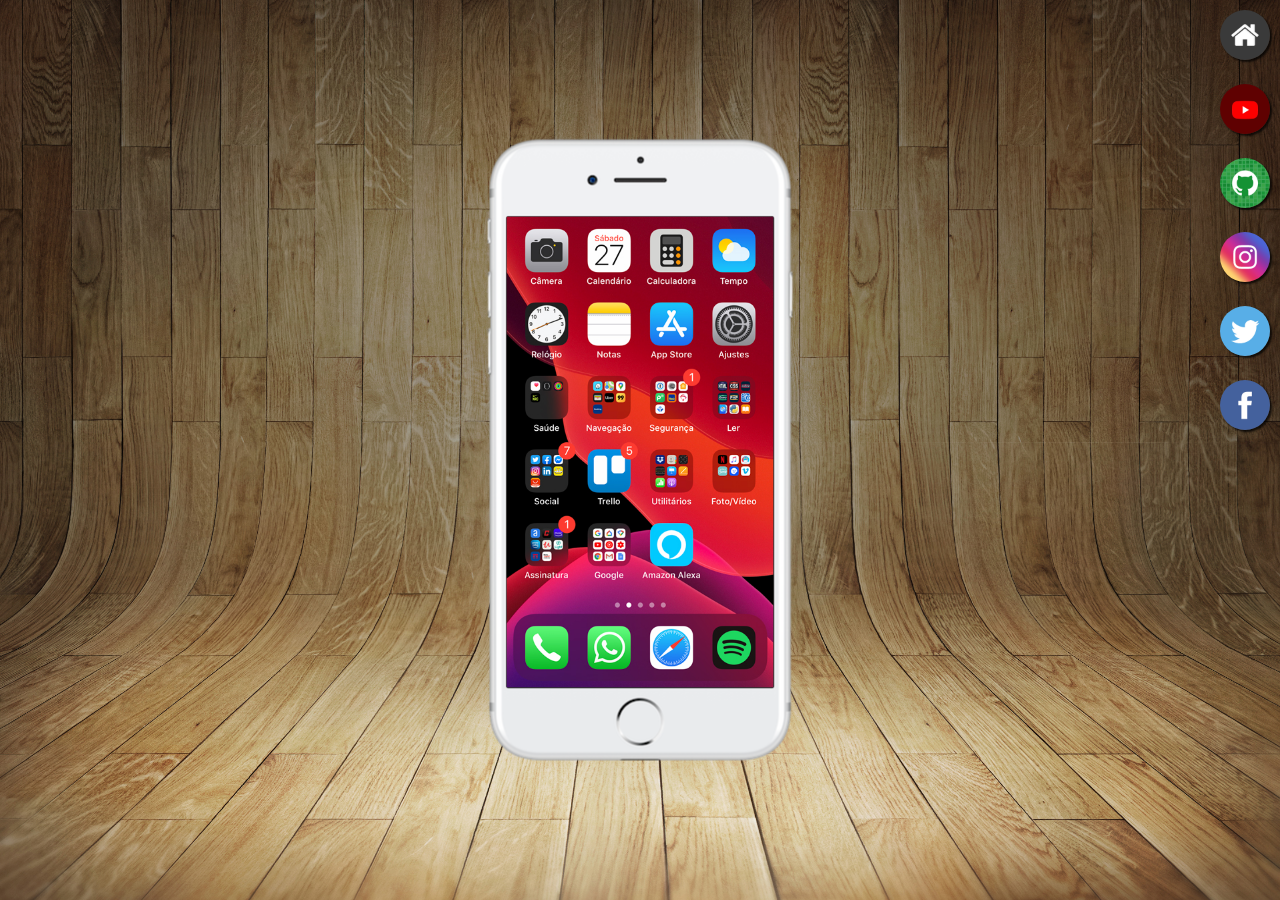
<file: index.html>
<!DOCTYPE html>
<html lang="pt-br">
<head>
    <meta charset="UTF-8">
    <meta http-equiv="X-UA-Compatible" content="IE=edge">
    <meta name="viewport" content="width=device-width, initial-scale=1.0">
    <title>Projeto Social</title>
    <link rel="shortcut icon" href="imagens/favicon.ico" type="image/x-icon">
    <link rel="stylesheet" href="estilos/style.css">
</head>
<body>
    <main>
        <section id="telefone">
            <iframe src="home.html" name="tela" id="tela" frameborder="0">
                <p>Seu navegador não é compatível...</p>
            </iframe>
        </section>

        <section id="redes-sociais">
            <a href="home.html" target="tela"><img src="imagens/logo-home.jpg" alt="home"></a><br>
            <a href="youtube.html" target="tela"><img src="imagens/logo-youtube.jpg" alt=""></a><br>
            <a href="github.html" target="tela"><img src="imagens/logo-github.jpg" alt=""></a><br>
            <a href="instagram.html" target="tela"><img src="imagens/logo-instagram.jpg" alt=""></a><br>
            <a href="twitter.html" target="tela"><img src="imagens/logo-twitter.jpg" alt=""></a><br>
            <a href="facebook.html" target="tela"><img src="imagens/logo-facebook.jpg" alt=""></a>
        </section>
    </main>
</body>
</html>
</file>
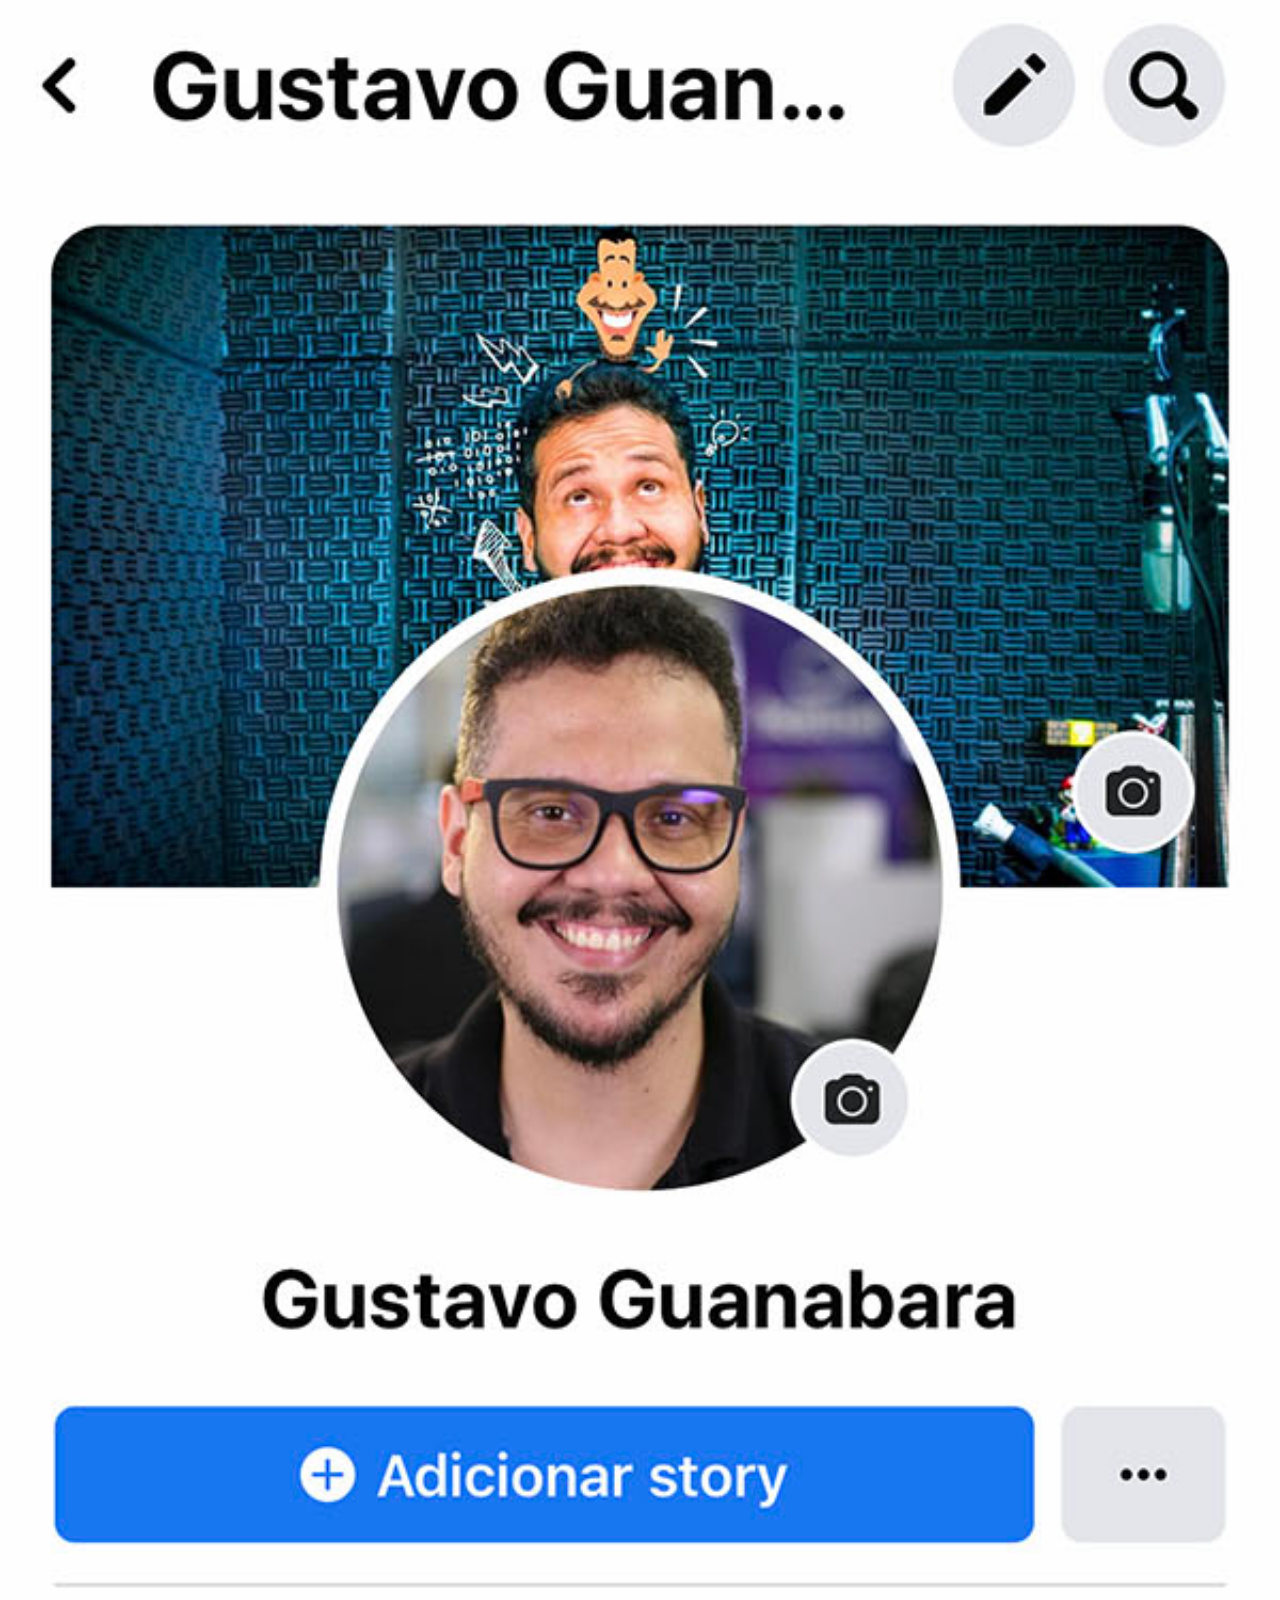
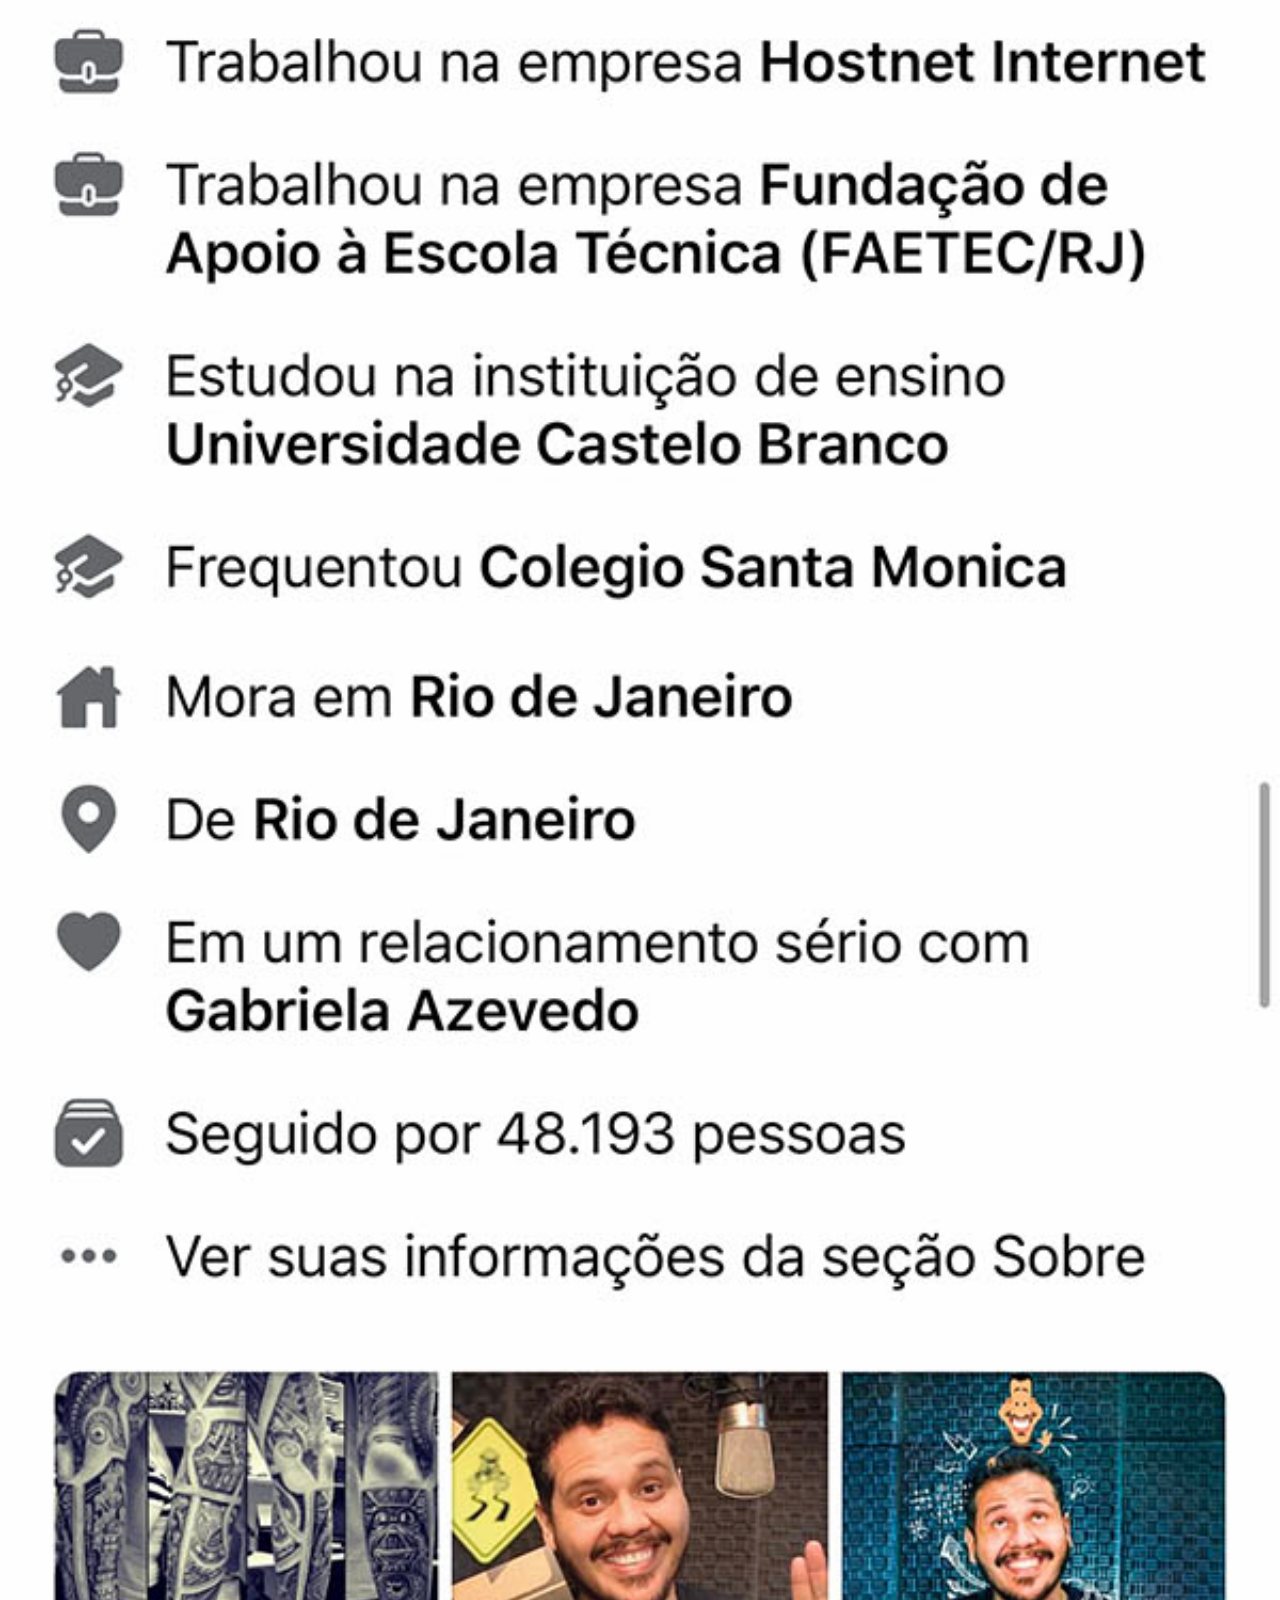
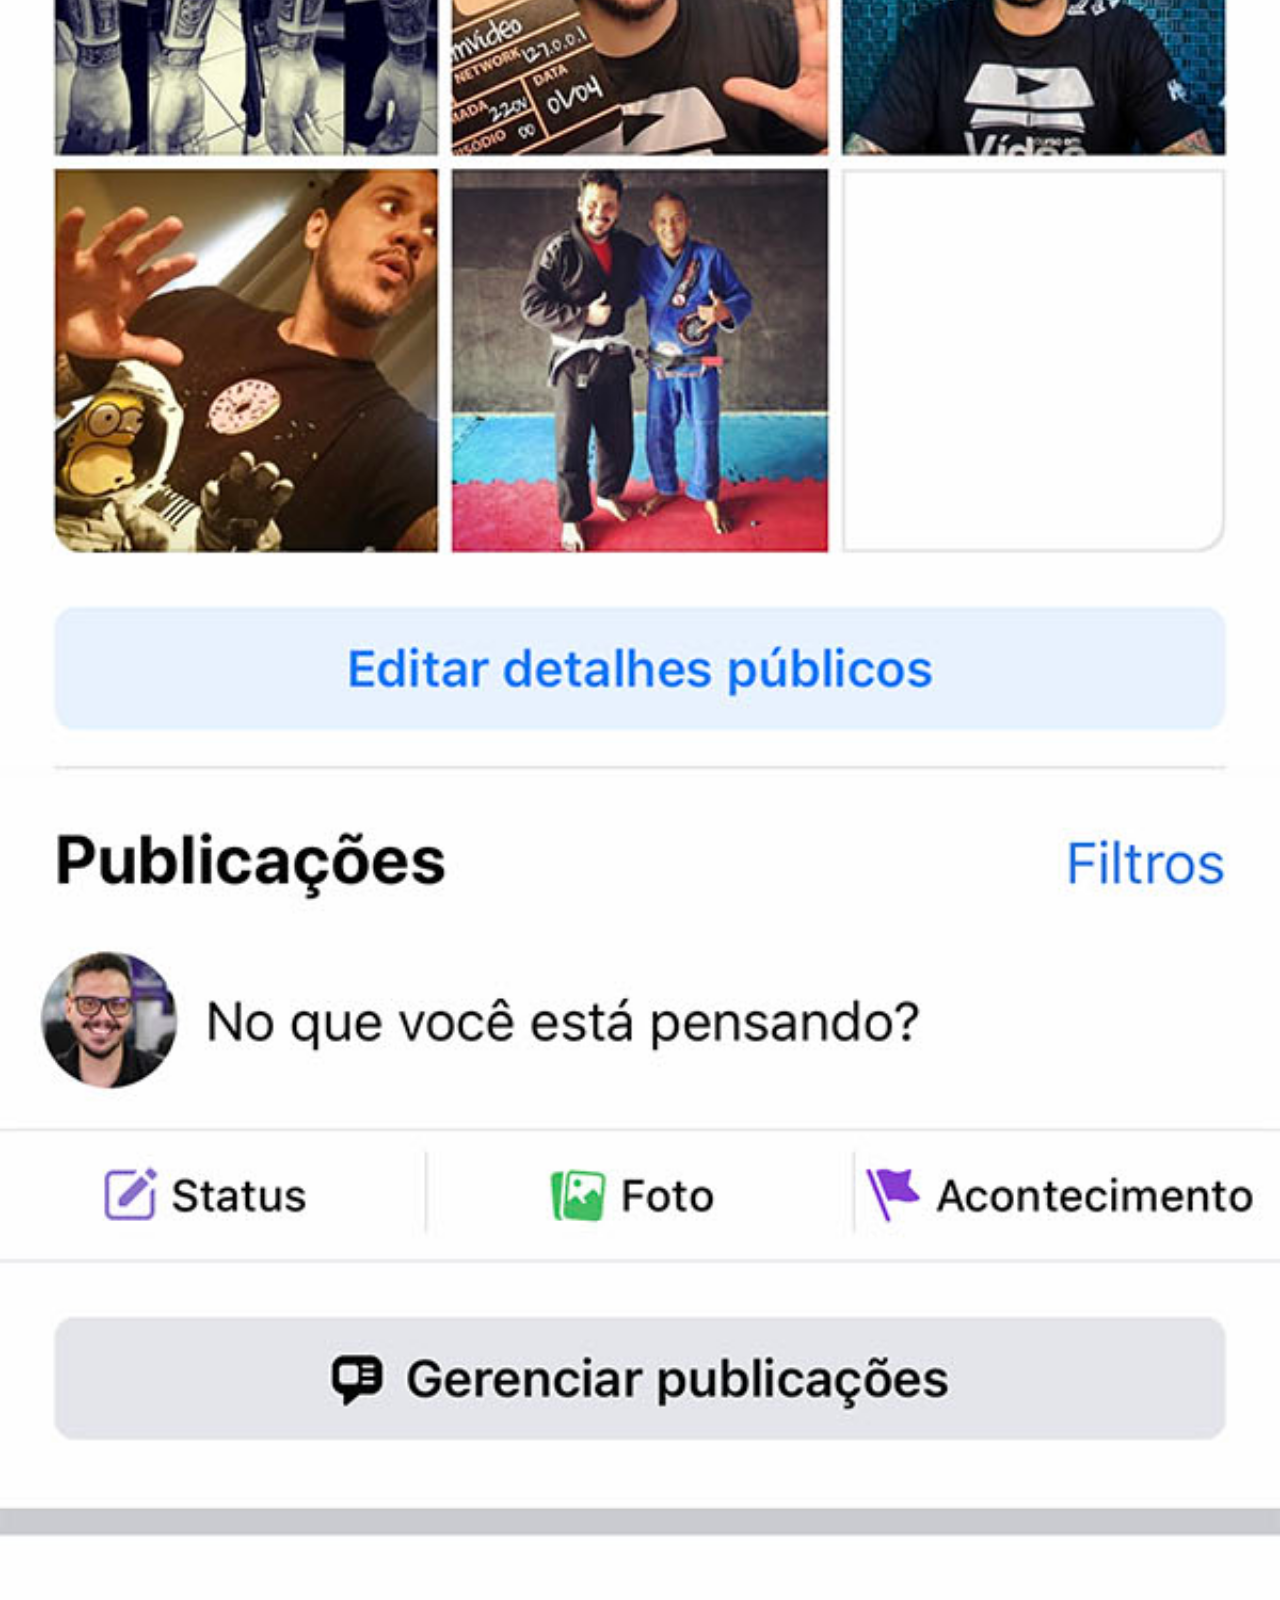
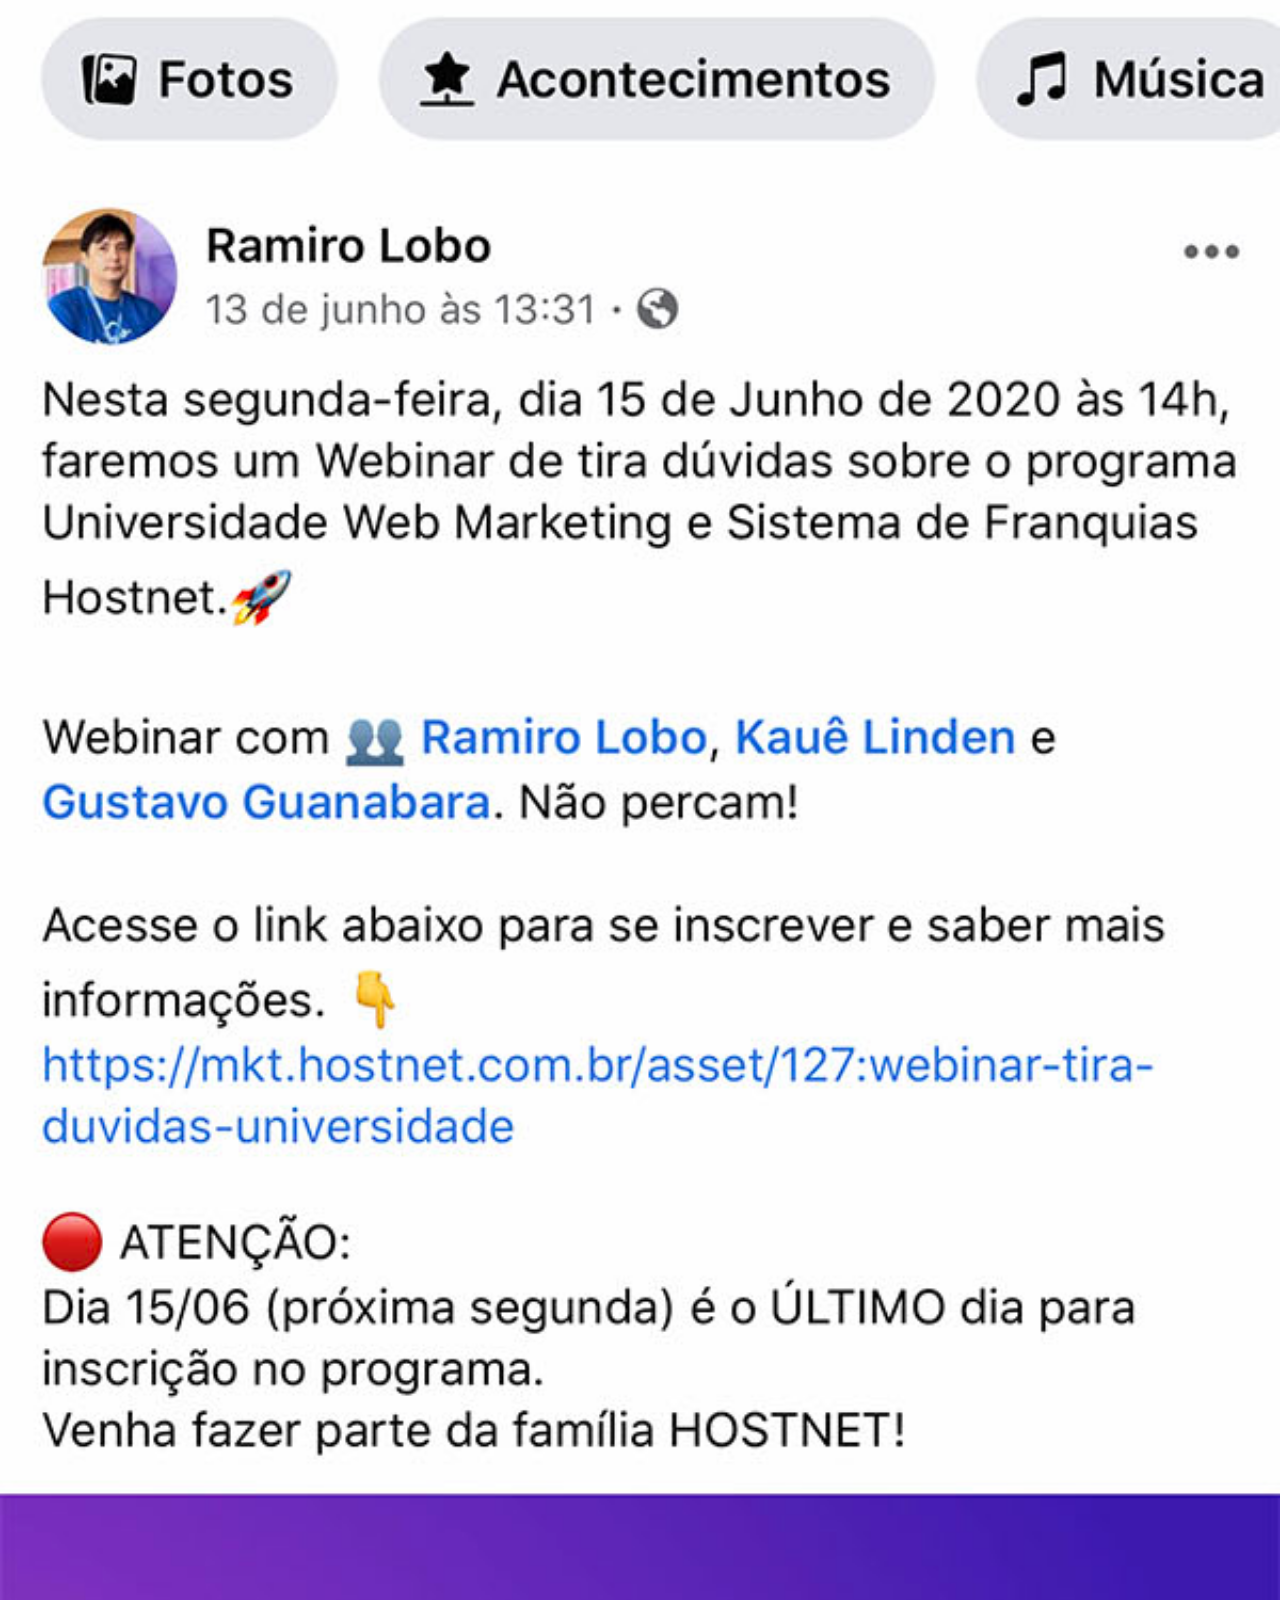
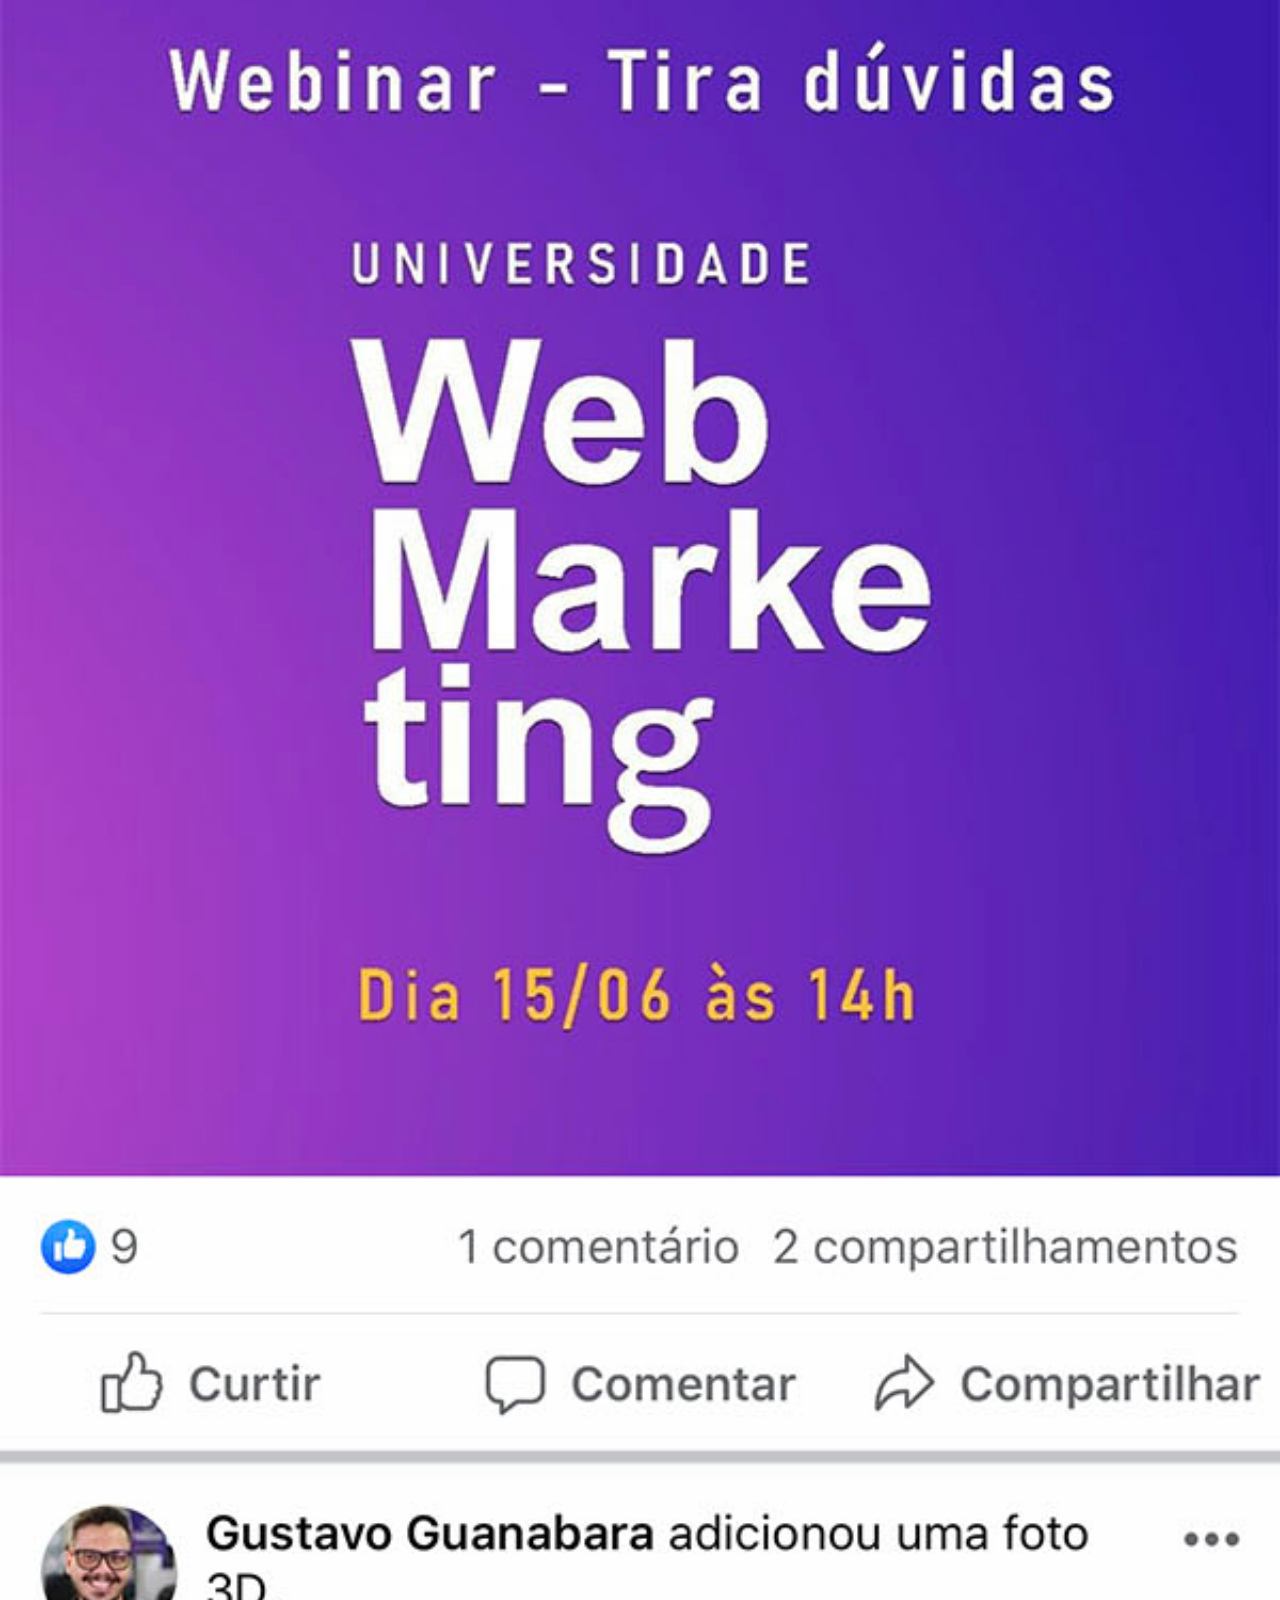
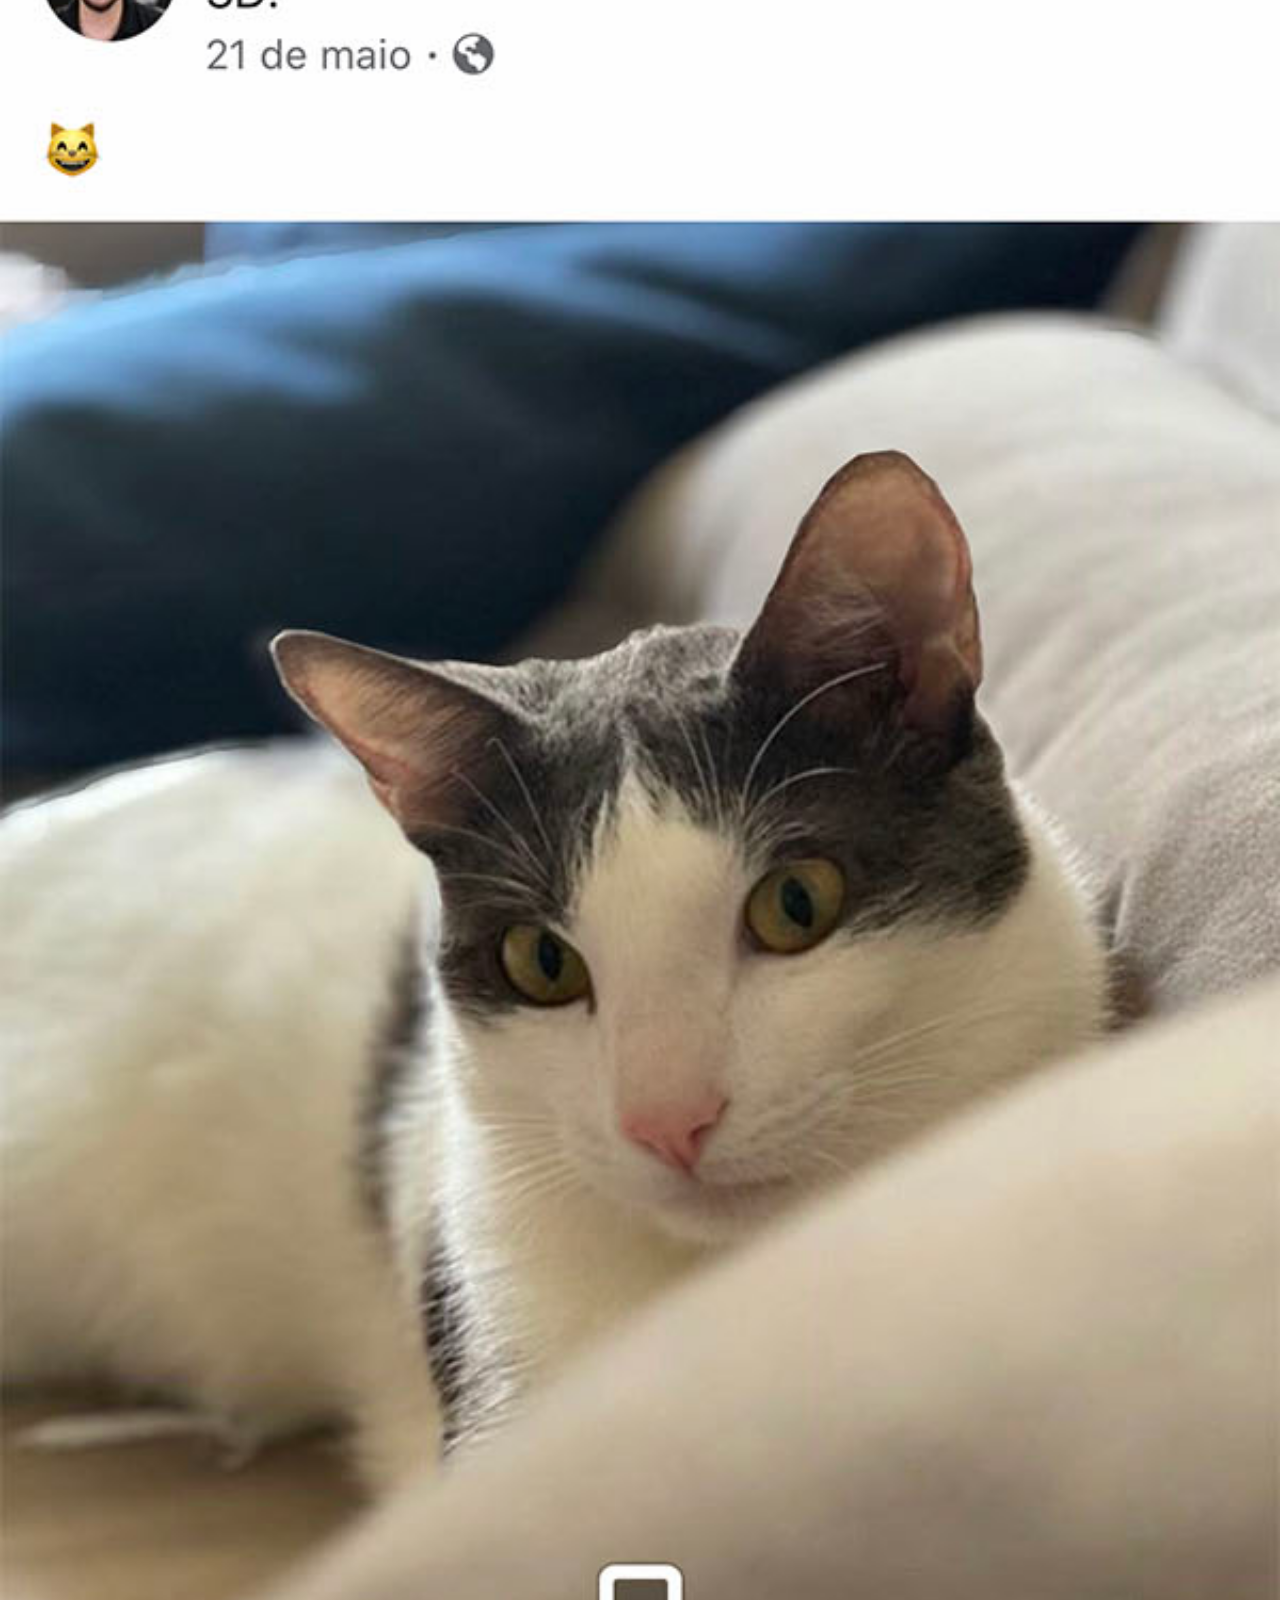
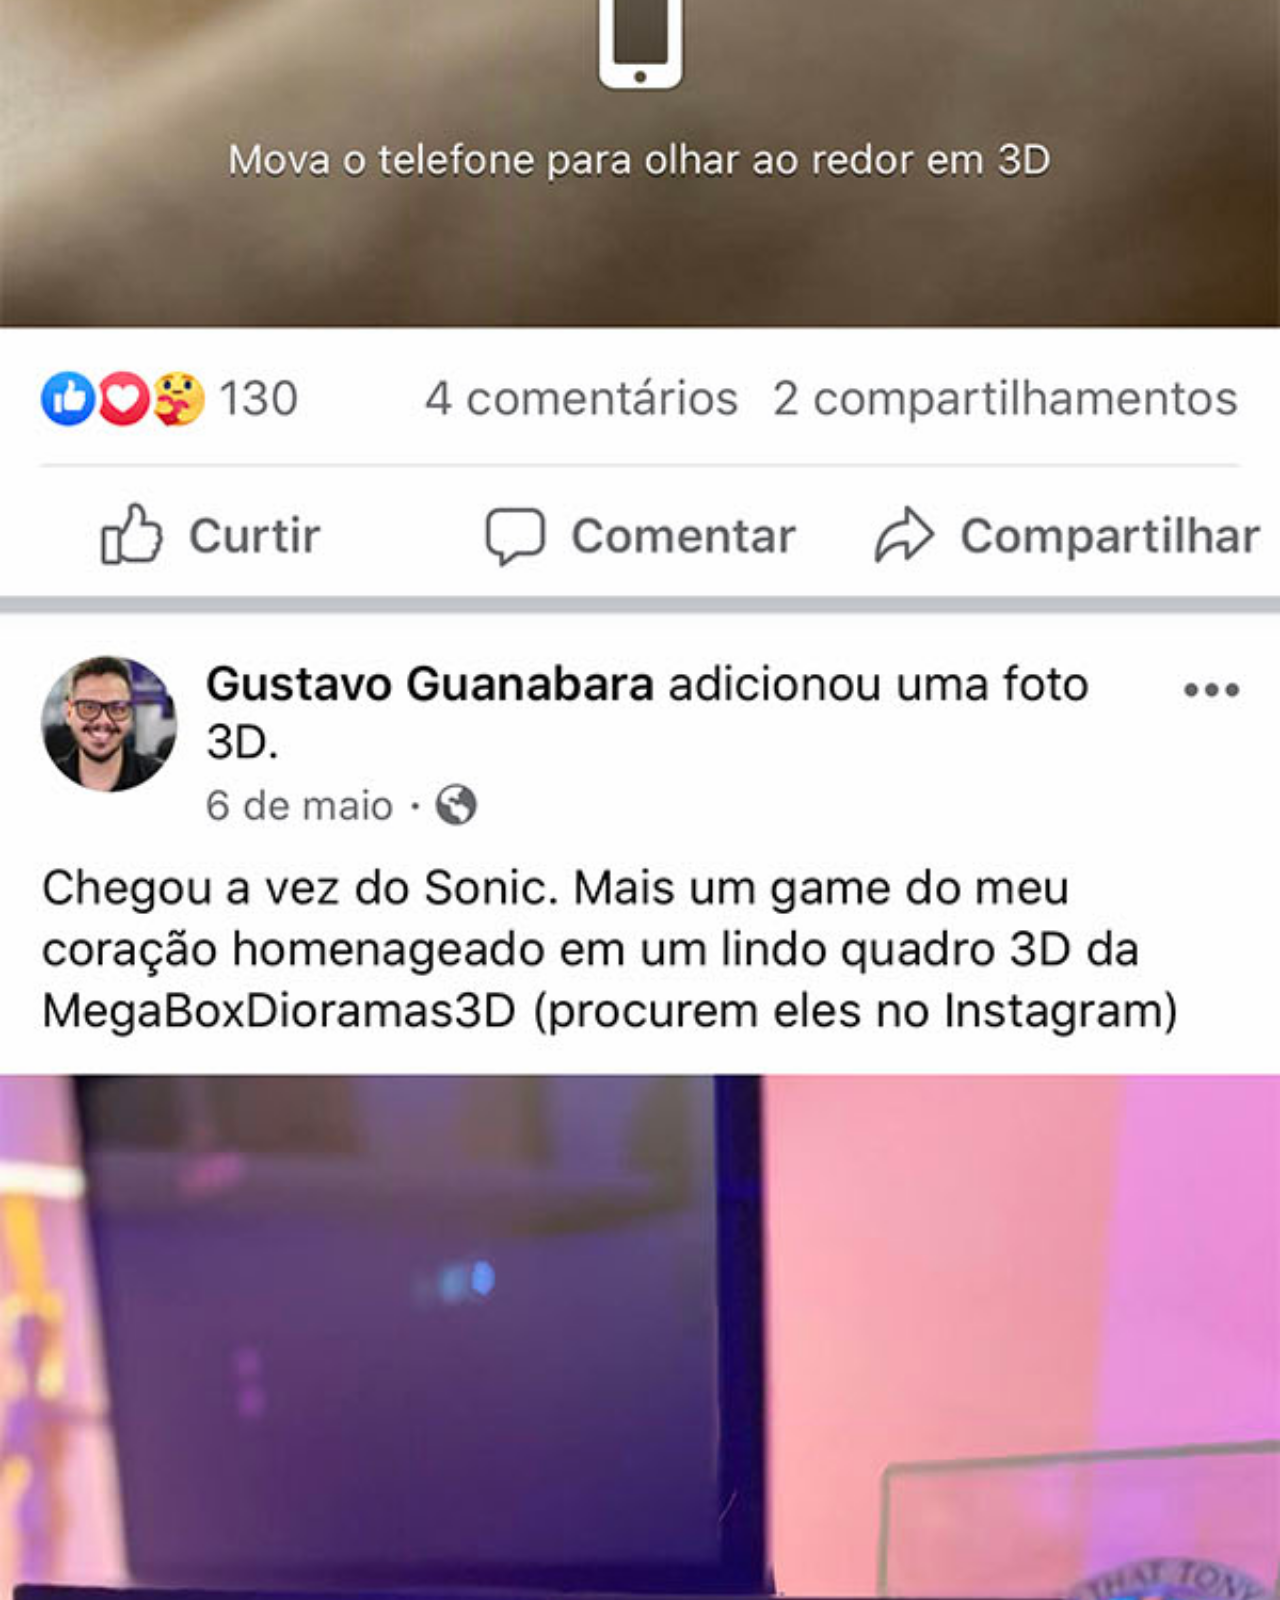
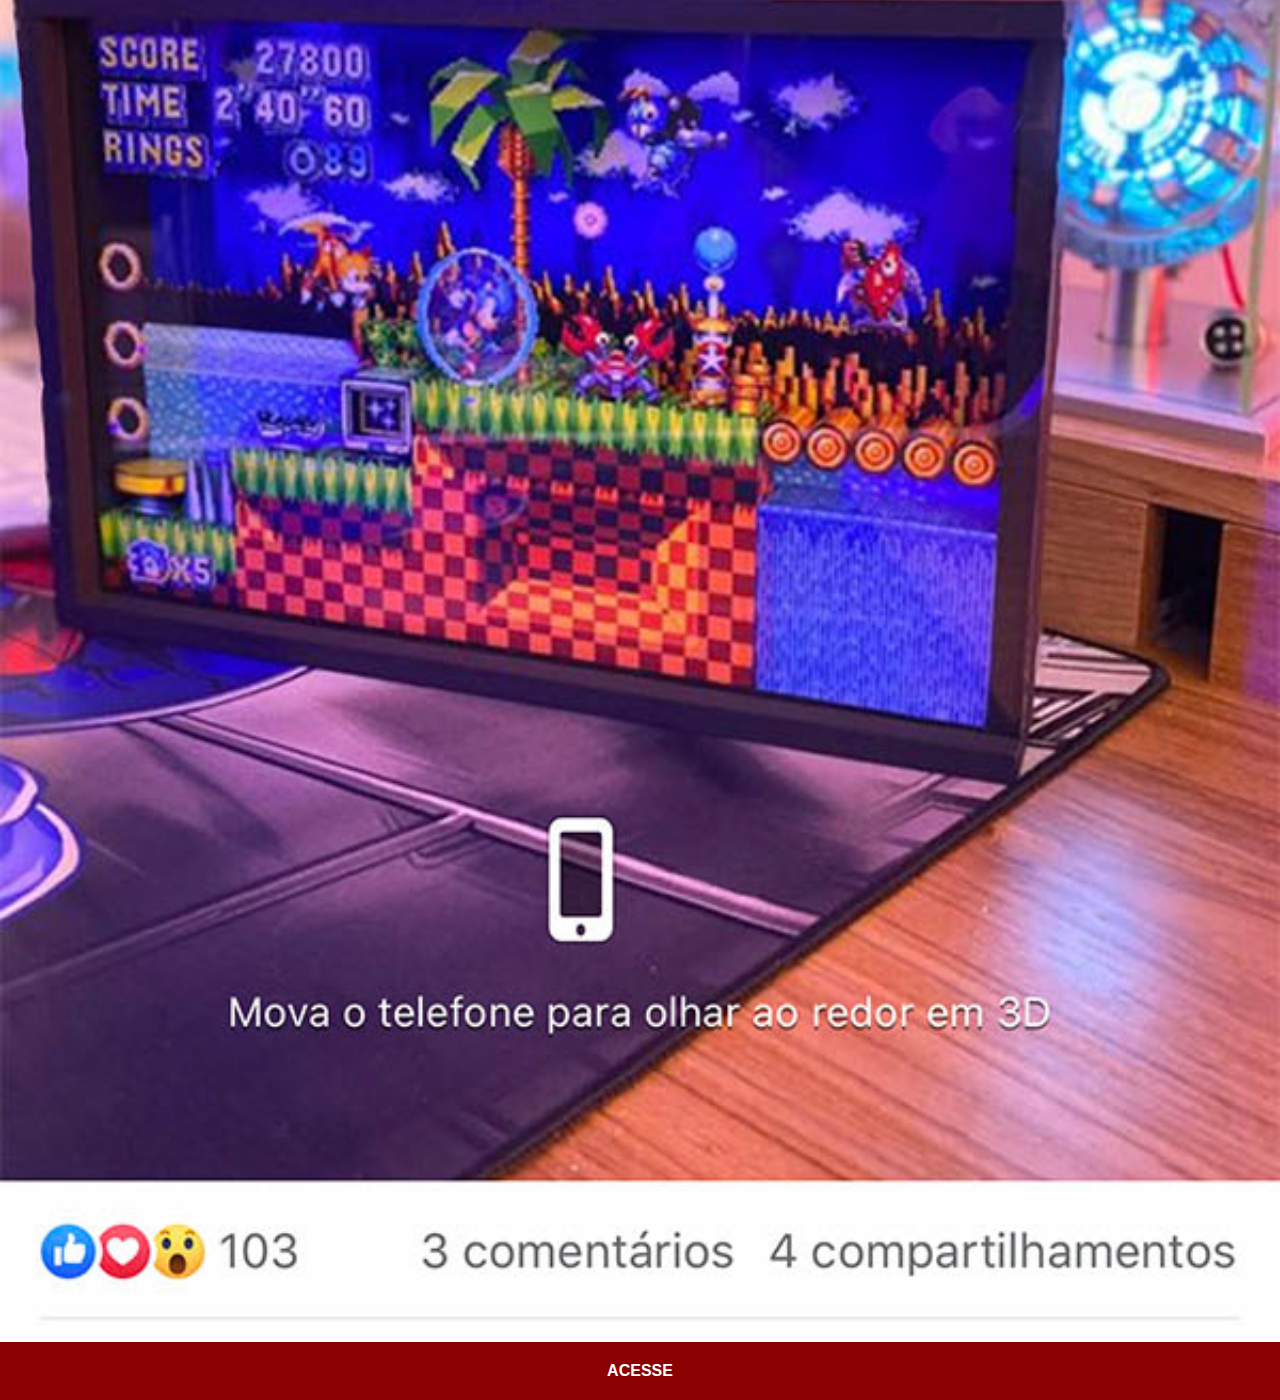
<file: facebook.html>
<!DOCTYPE html>
<html lang="pt-br">
<head>
    <meta charset="UTF-8">
    <meta http-equiv="X-UA-Compatible" content="IE=edge">
    <meta name="viewport" content="width=device-width, initial-scale=1.0">
    <title>Facebook</title>
    <link rel="stylesheet" href="estilos/social.css">
</head>
<body>
    <img src="imagens/tela-facebook.jpg" alt="tela Facebook">
    <a href="https://www.facebook.com/gustavoguanabara/" target="_blank">ACESSE</a>
</body>
</html>
</file>
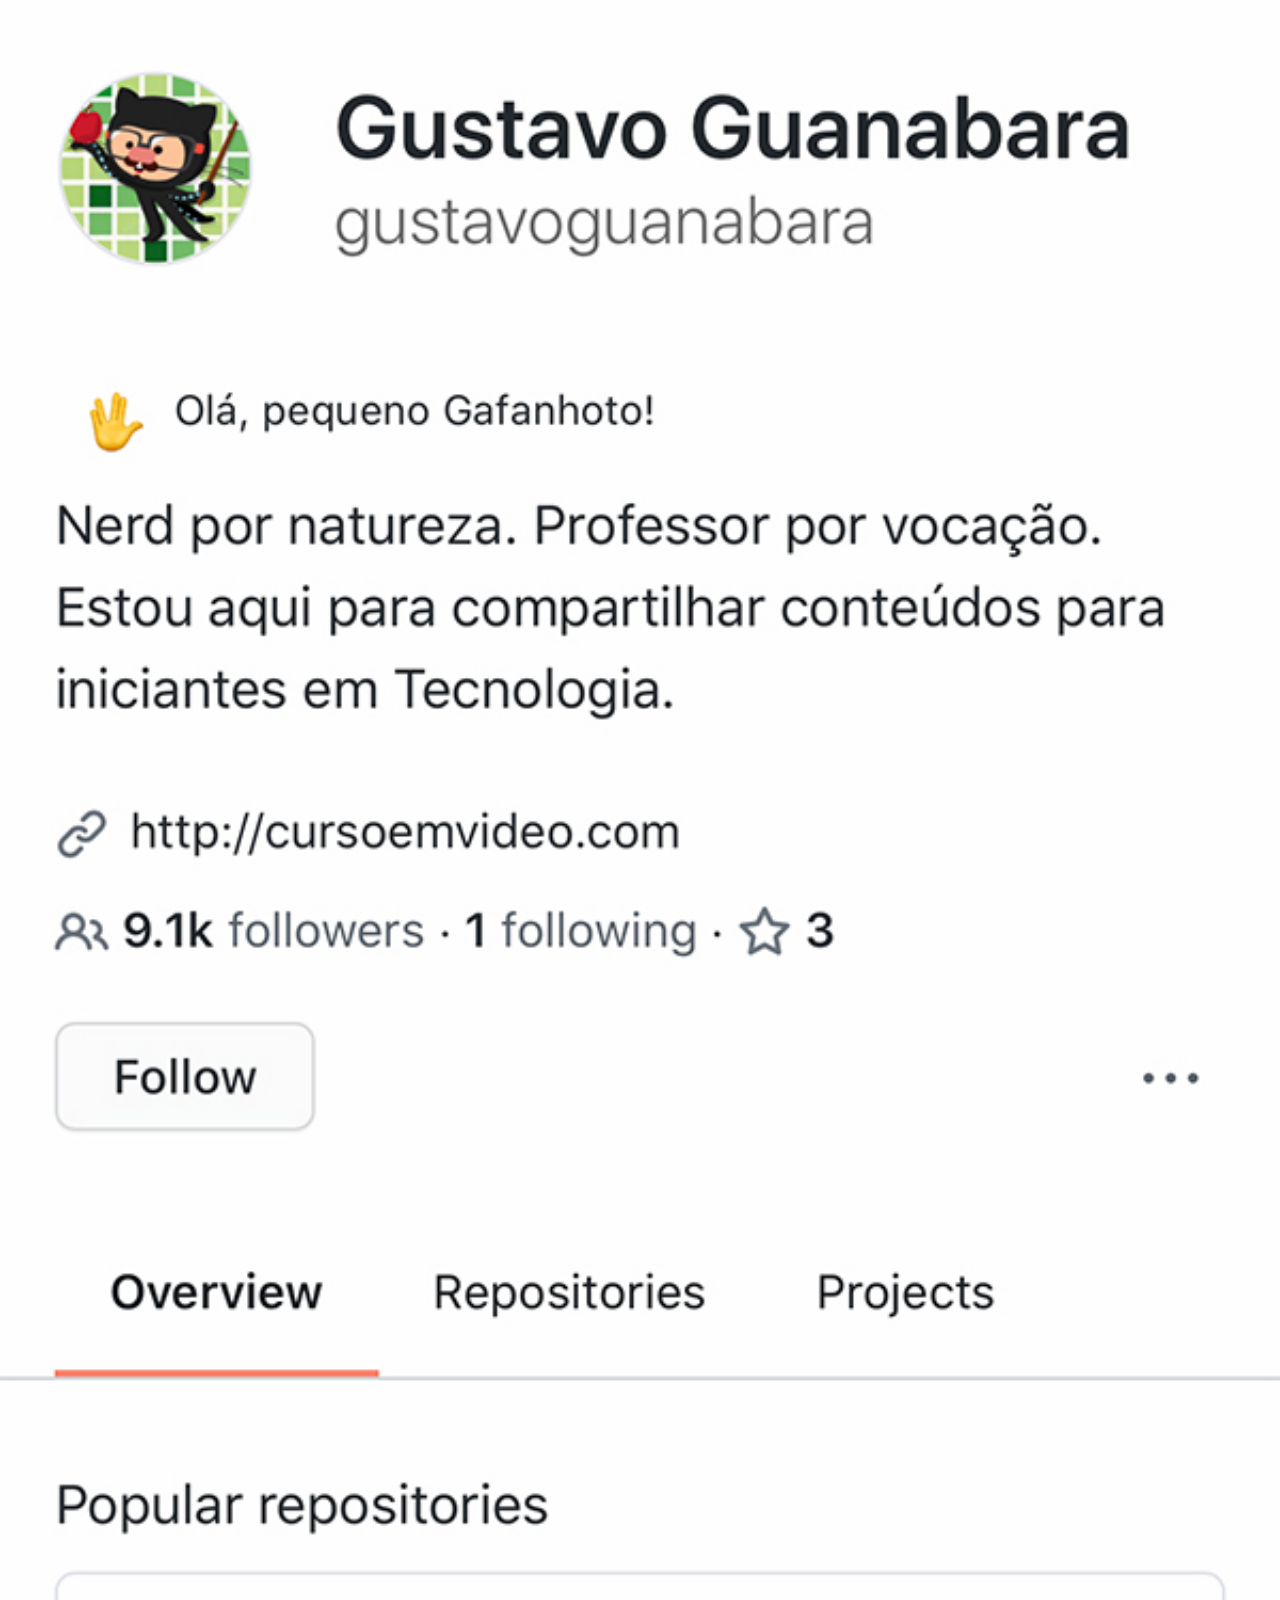
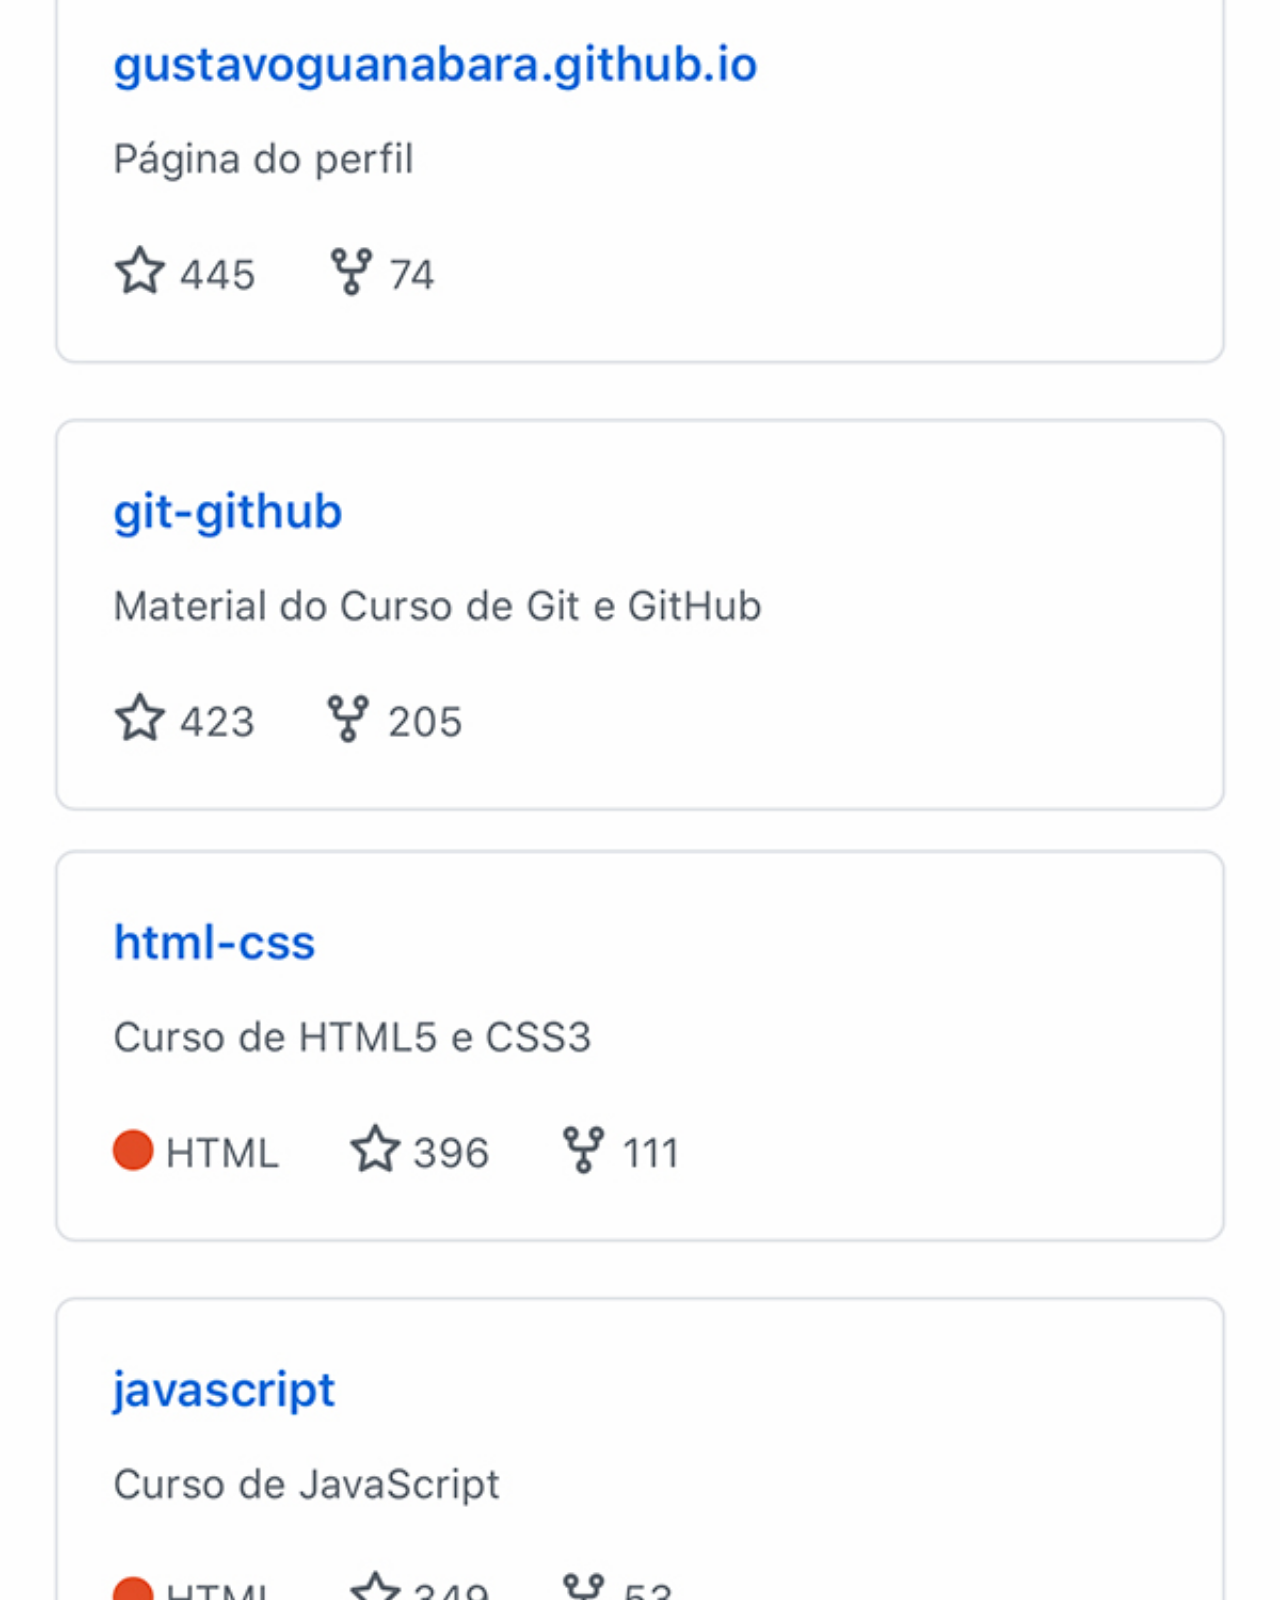
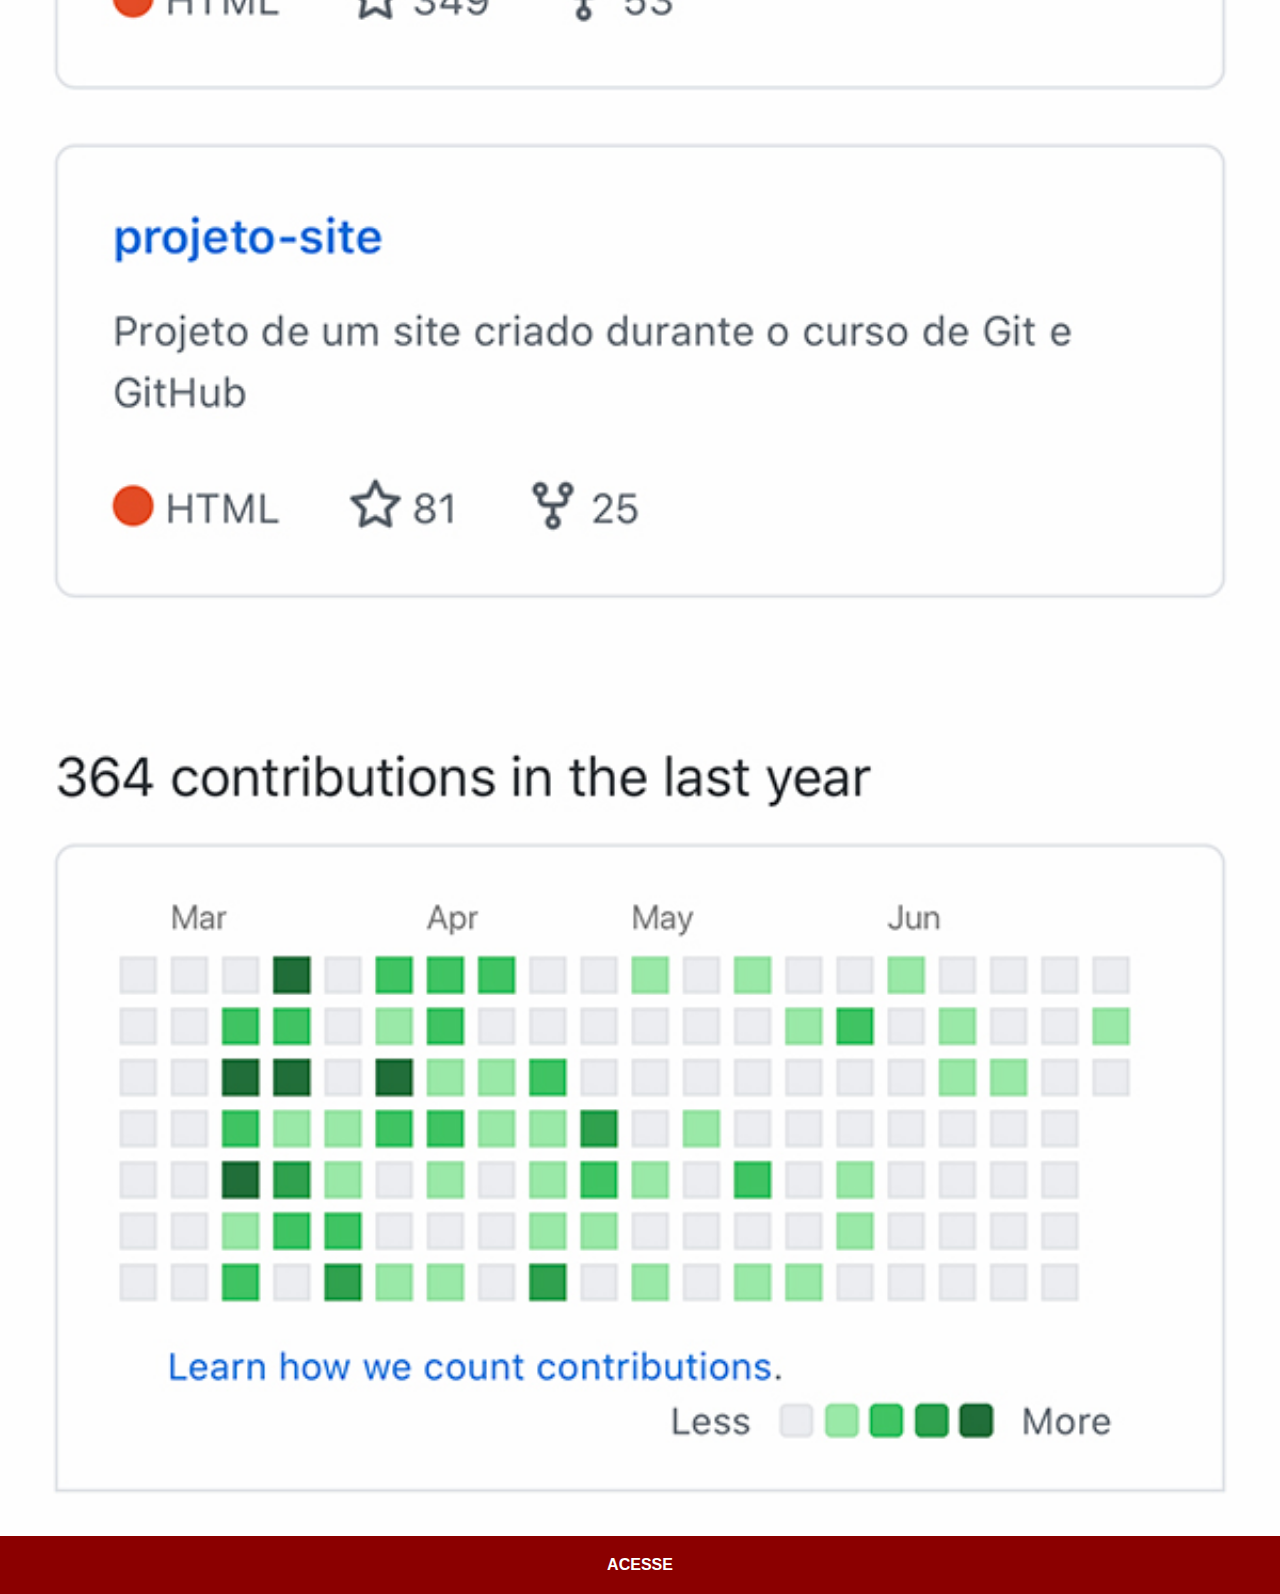
<file: github.html>
<!DOCTYPE html>
<html lang="pt-br">
<head>
    <meta charset="UTF-8">
    <meta http-equiv="X-UA-Compatible" content="IE=edge">
    <meta name="viewport" content="width=device-width, initial-scale=1.0">
    <title>GitHub</title>
    <link rel="stylesheet" href="estilos/social.css">
</head>
<body>
    <img src="imagens/tela-github.jpg" alt="tela github">
    <a href="https://github.com/gustavoguanabara/" target="_blank">ACESSE</a>
</body>
</html>
</file>
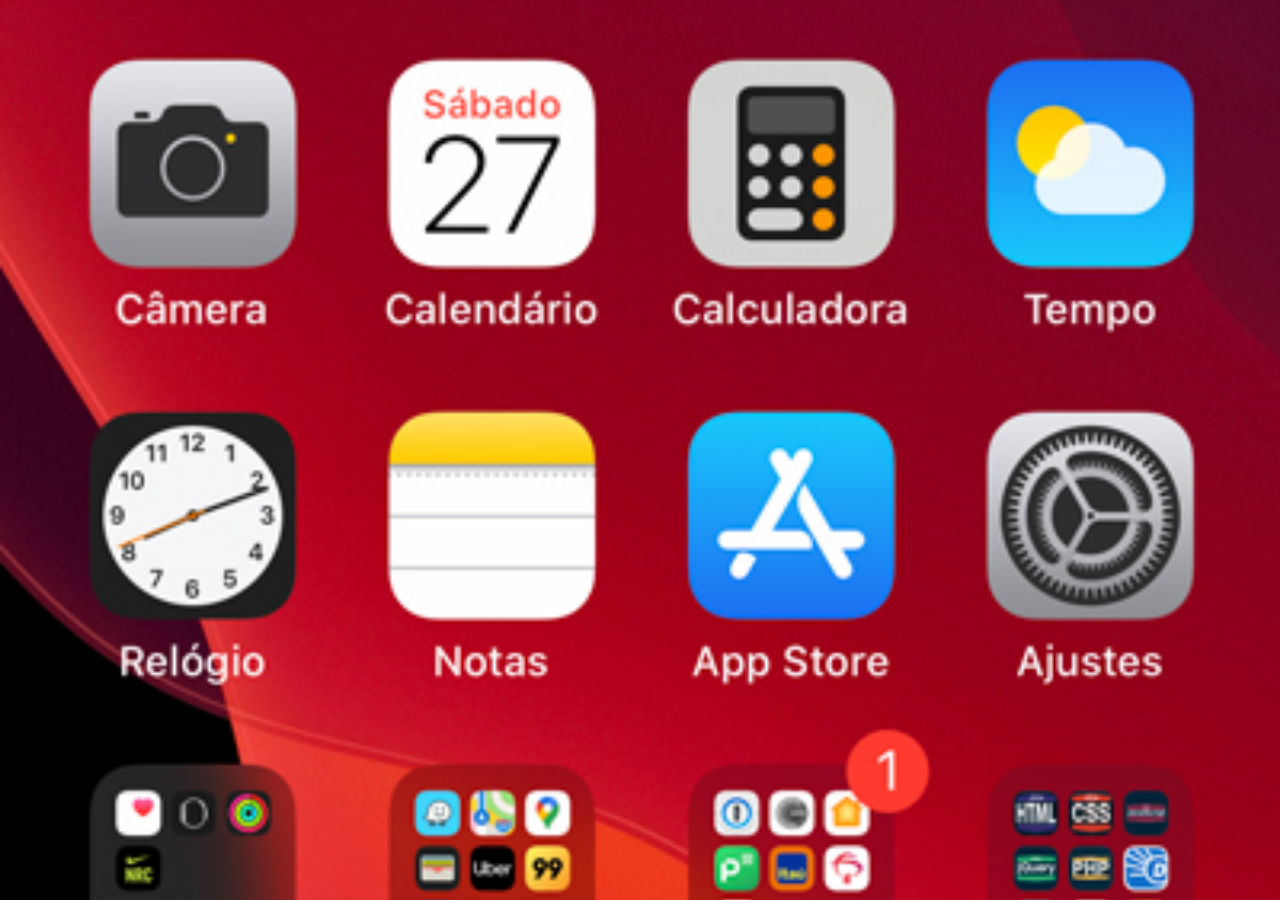
<file: home.html>
<!DOCTYPE html>
<html lang="pt-br">
<head>
    <meta charset="UTF-8">
    <meta http-equiv="X-UA-Compatible" content="IE=edge">
    <meta name="viewport" content="width=device-width, initial-scale=1.0">
    <title>Home</title>
    <style>
        * {
            margin: 0px;
            margin: 0px;
        }

        body {
            background: black url(imagens/tela-home.jpg) no-repeat top center ;
            background-size: cover;
        }
    </style>
</head>
<body>
    
</body>
</html>
</file>
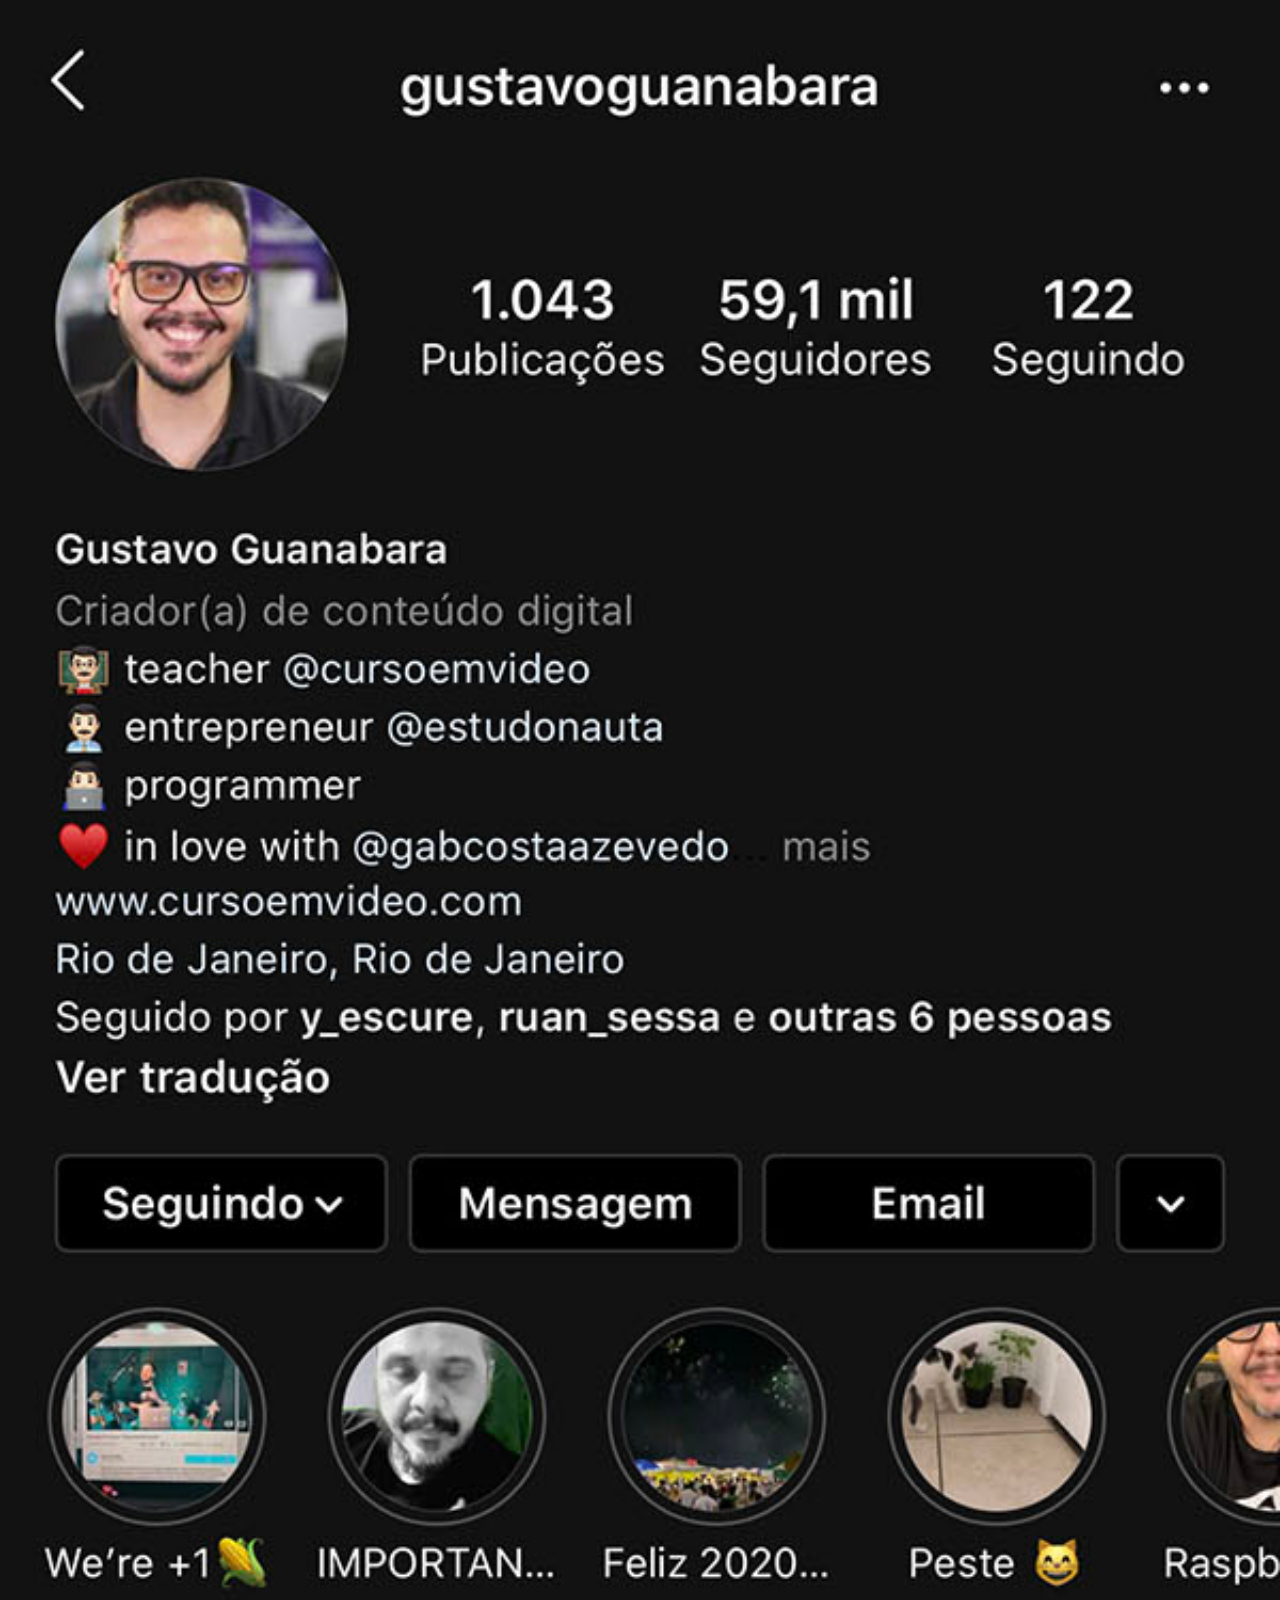
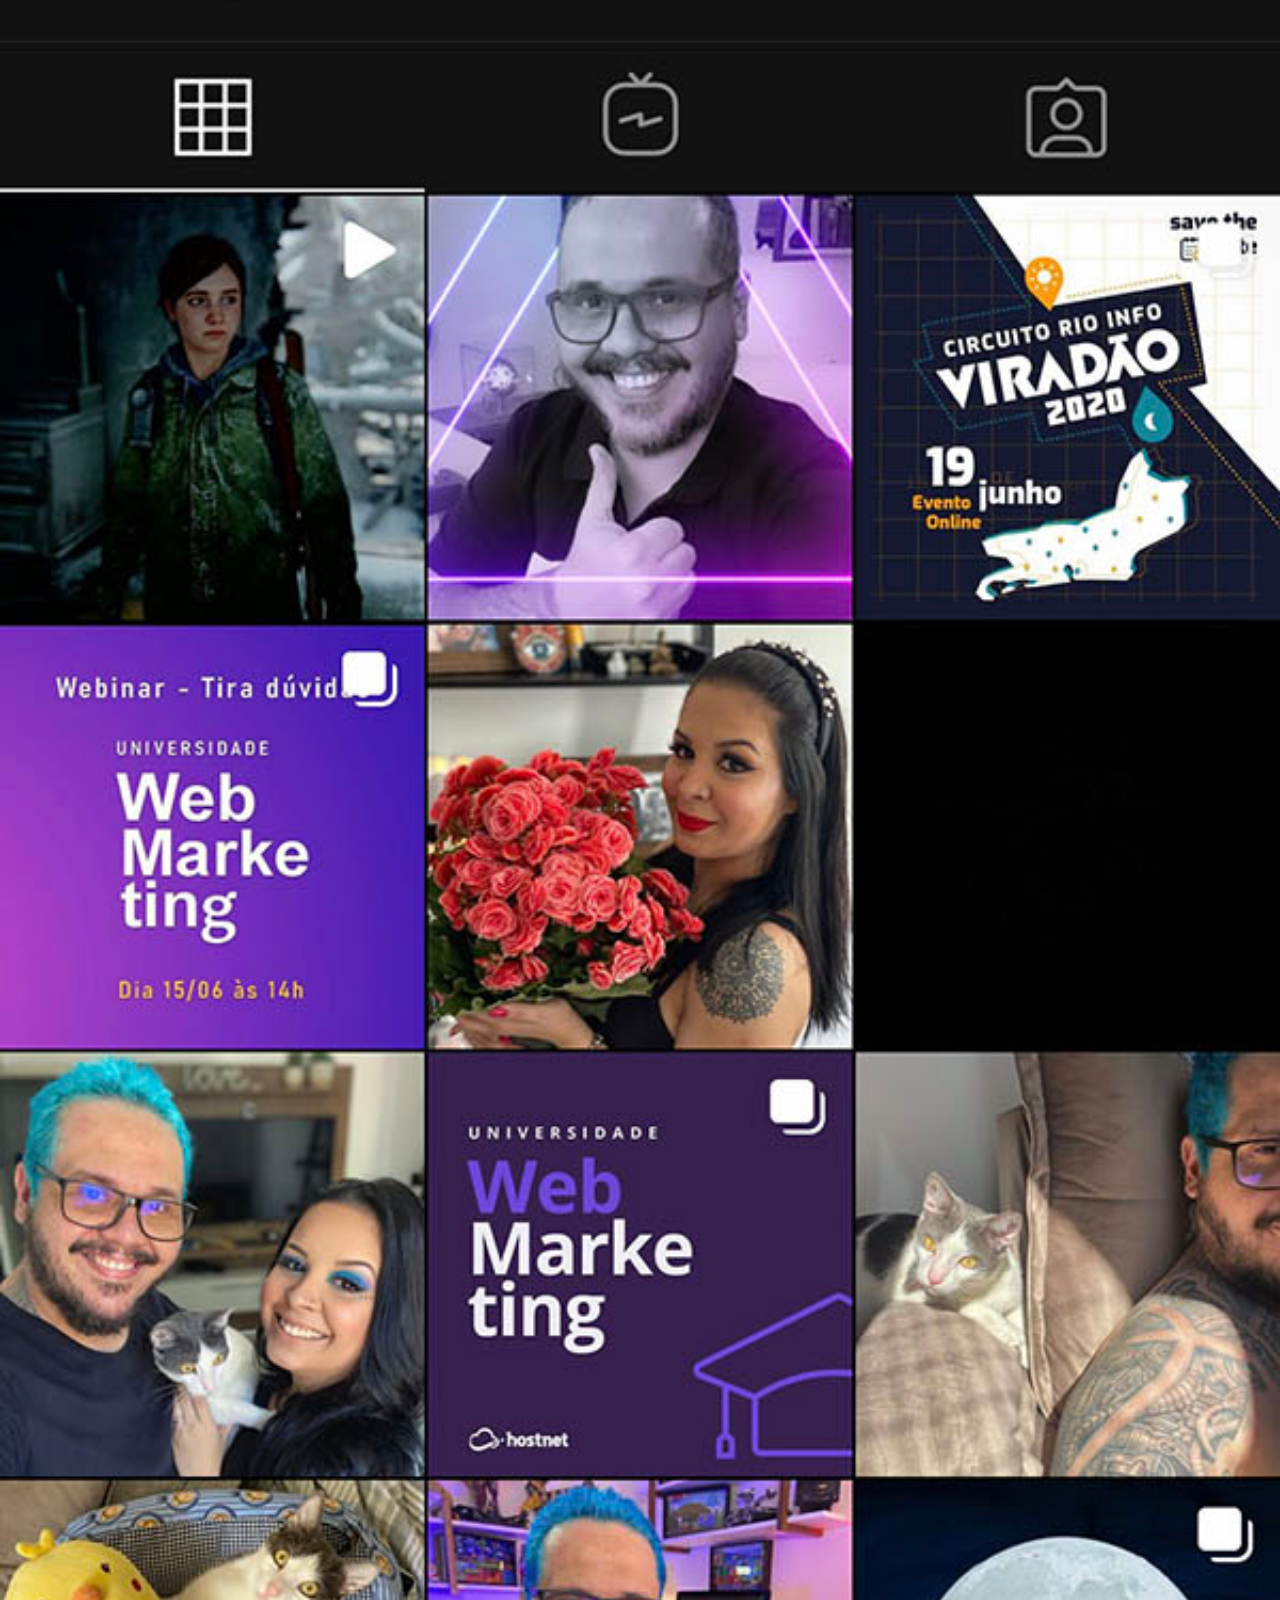
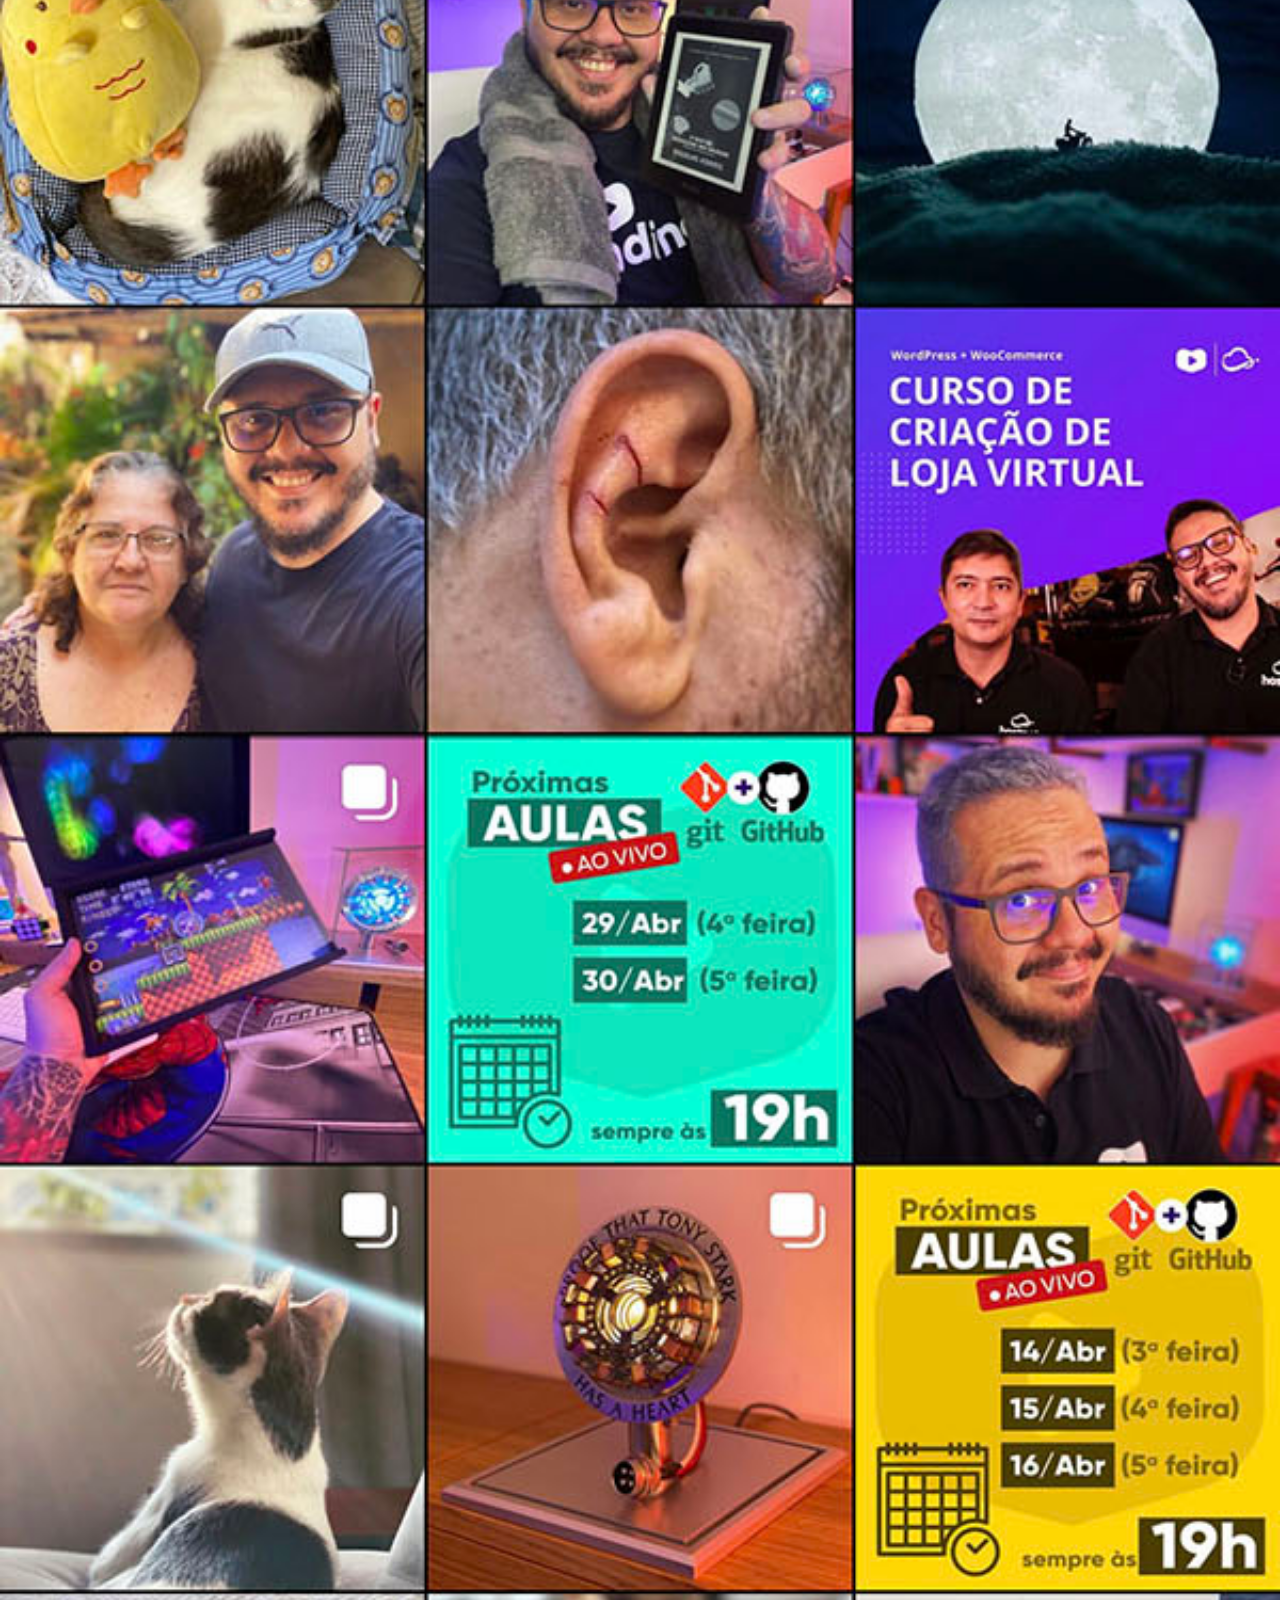
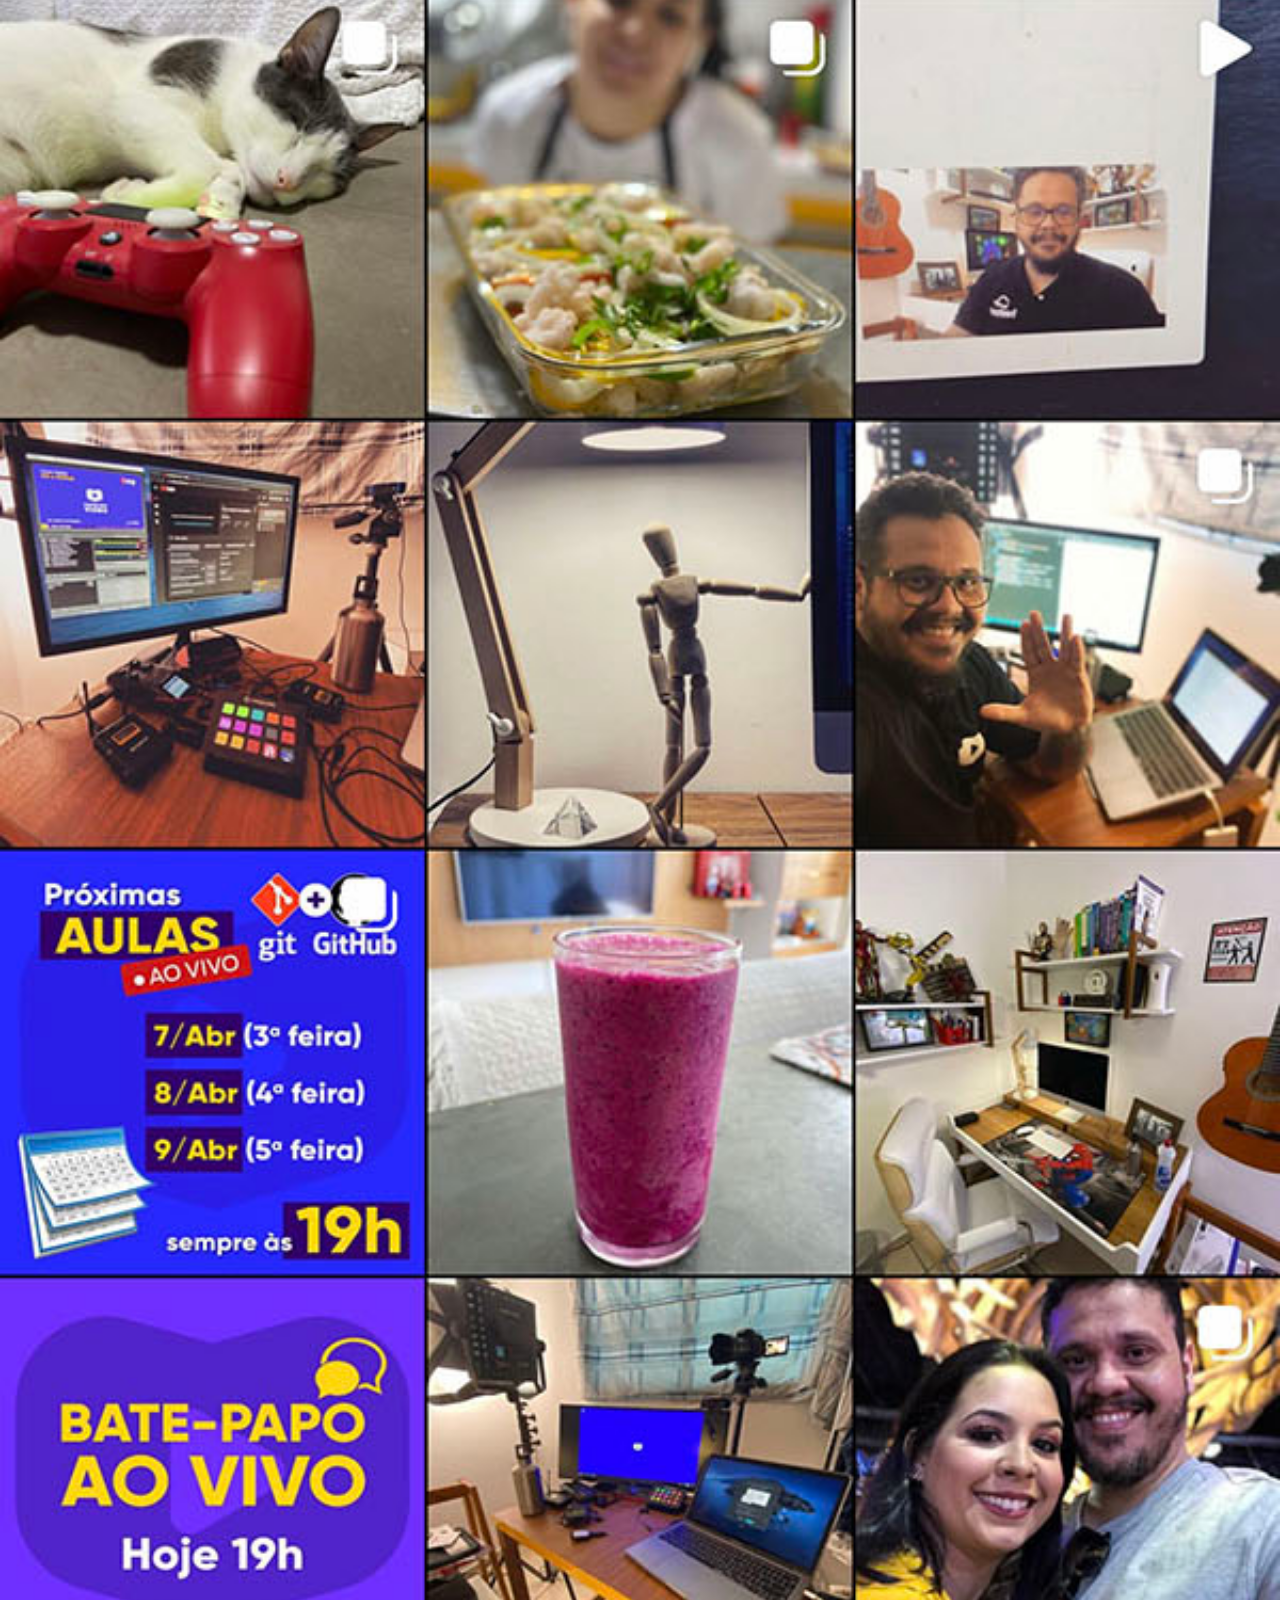
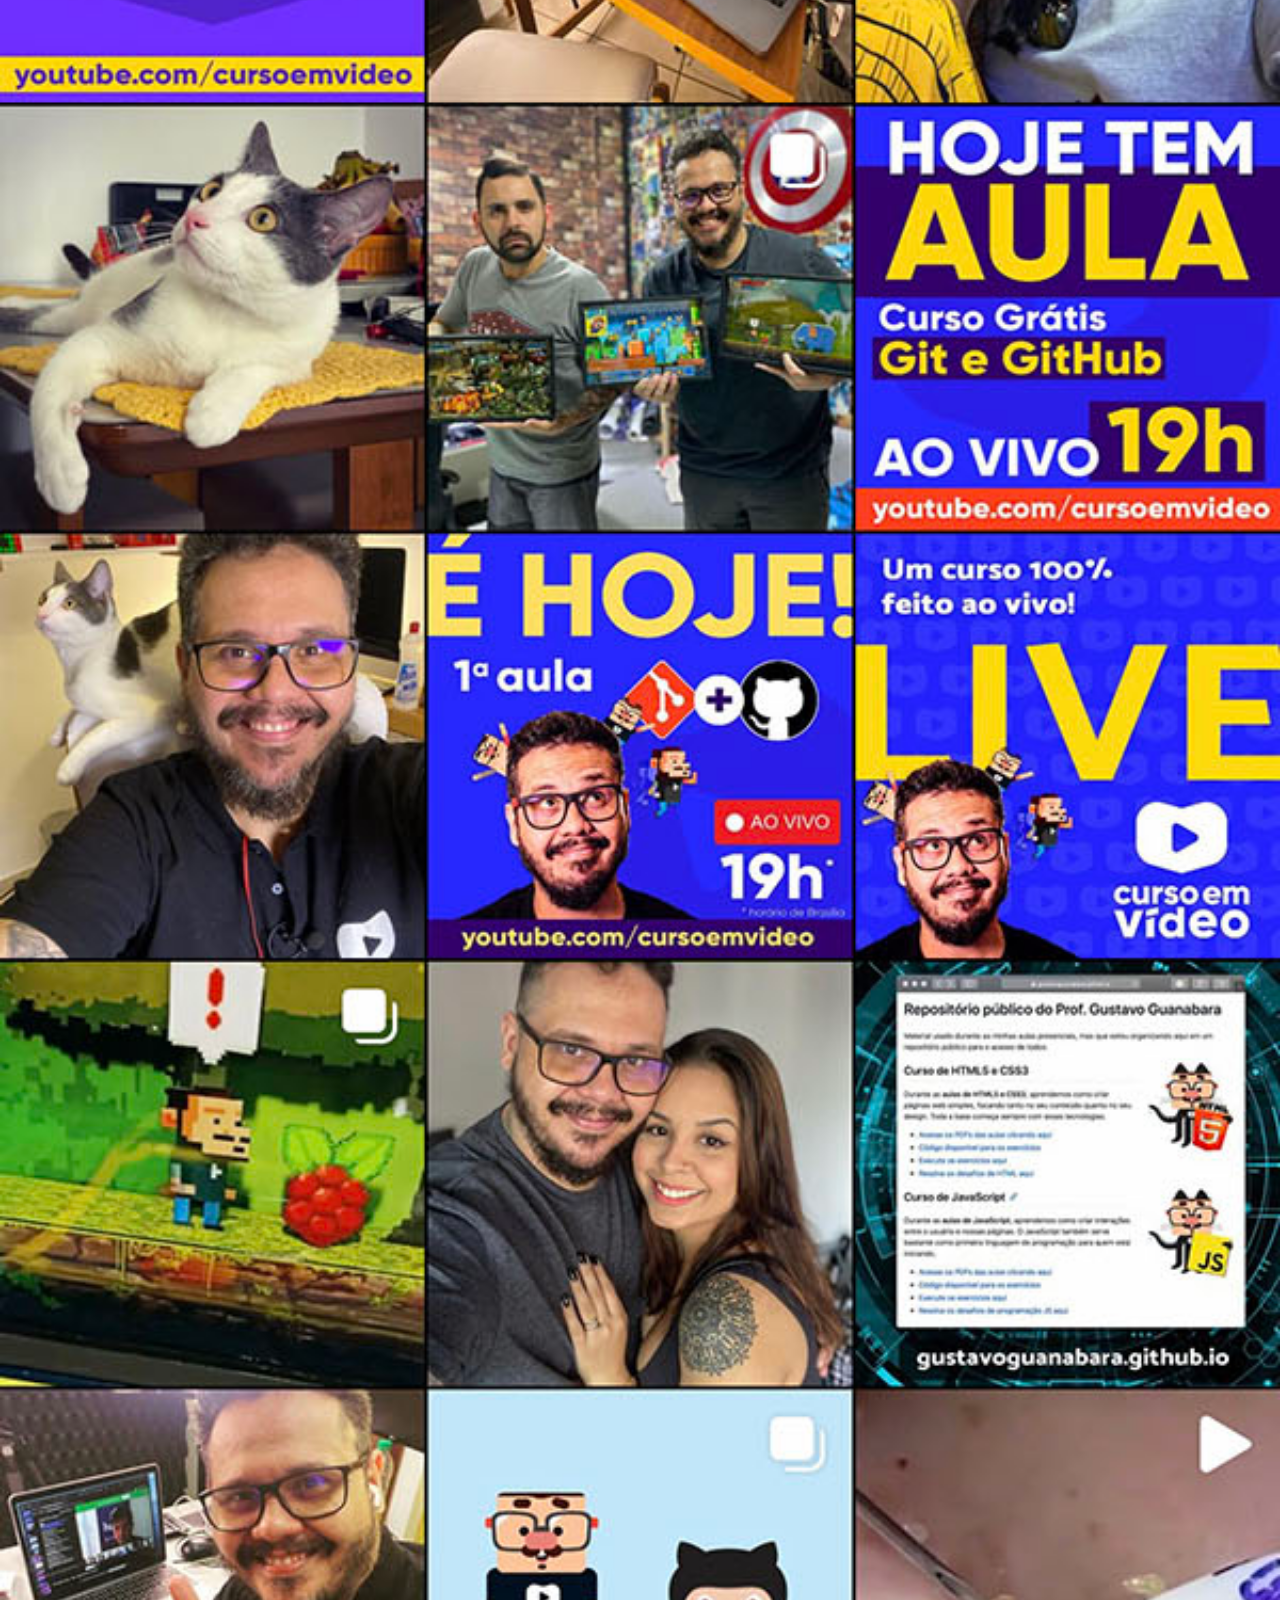
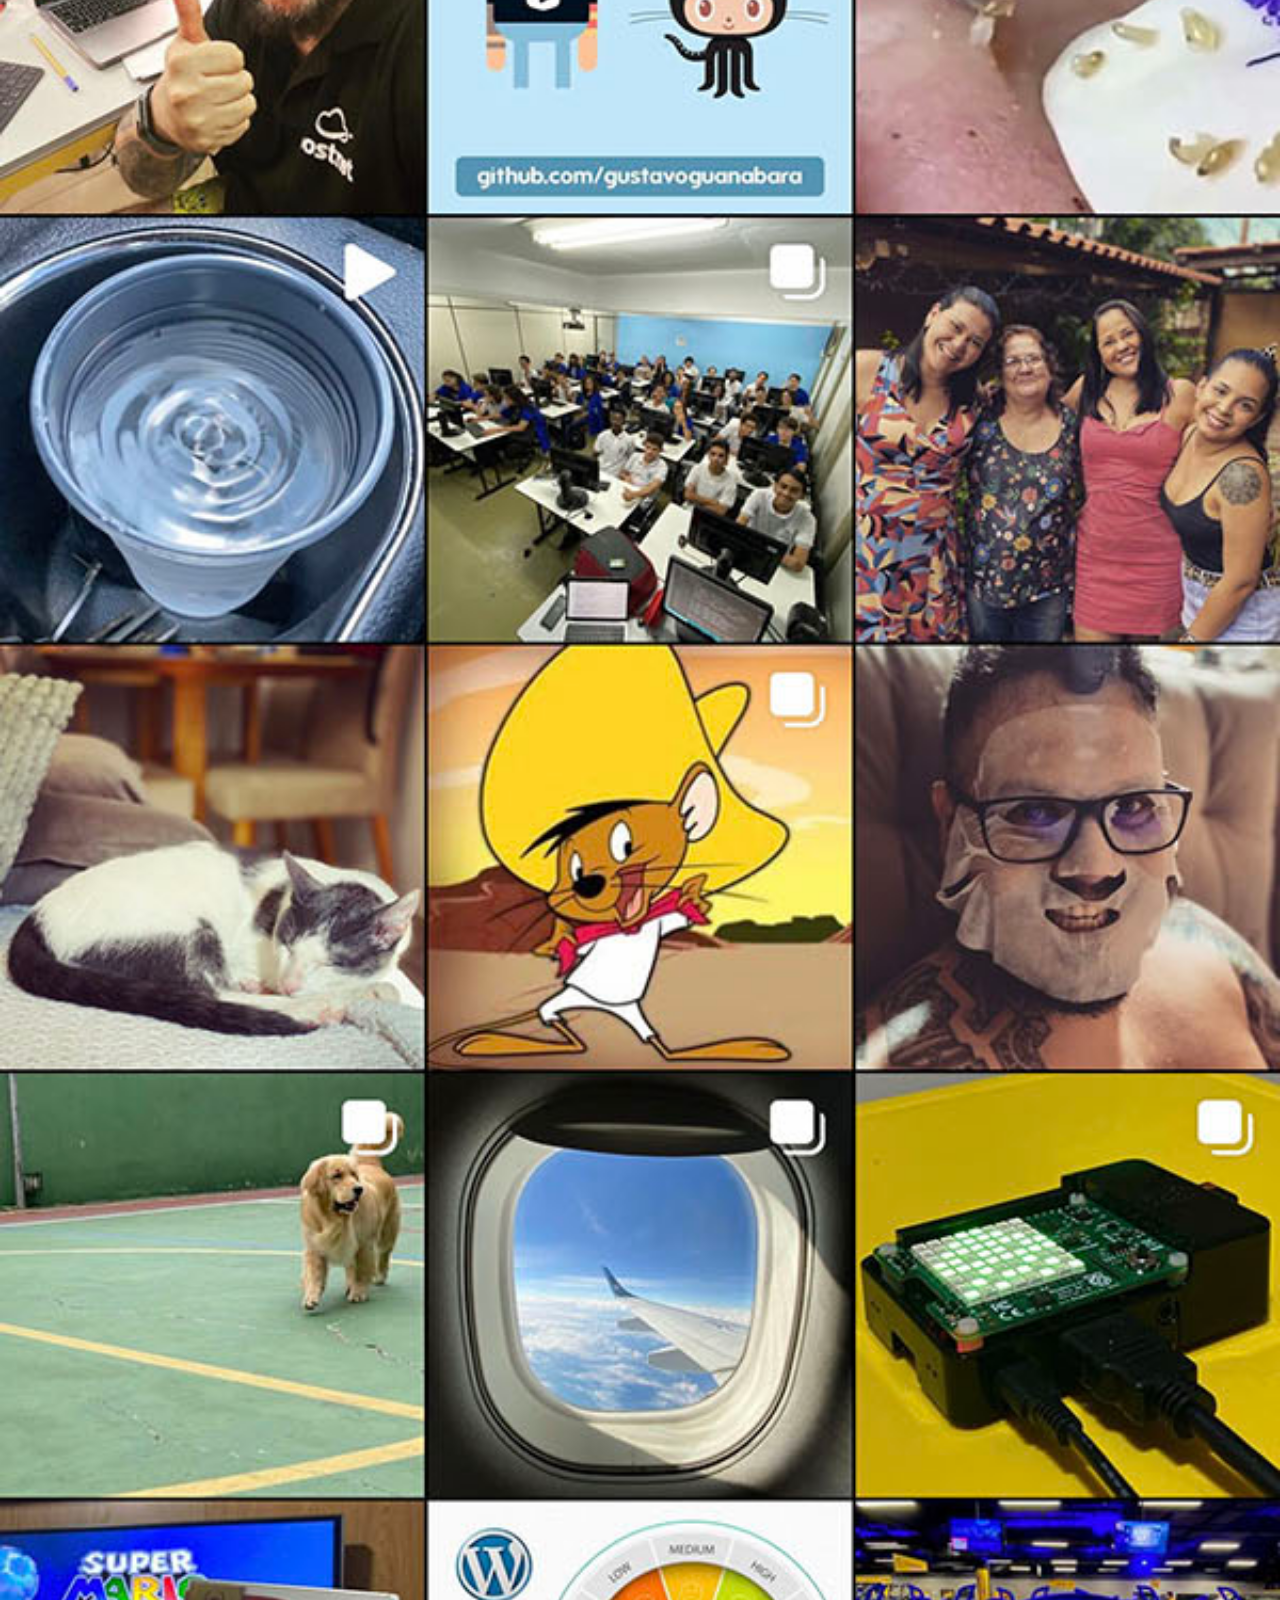
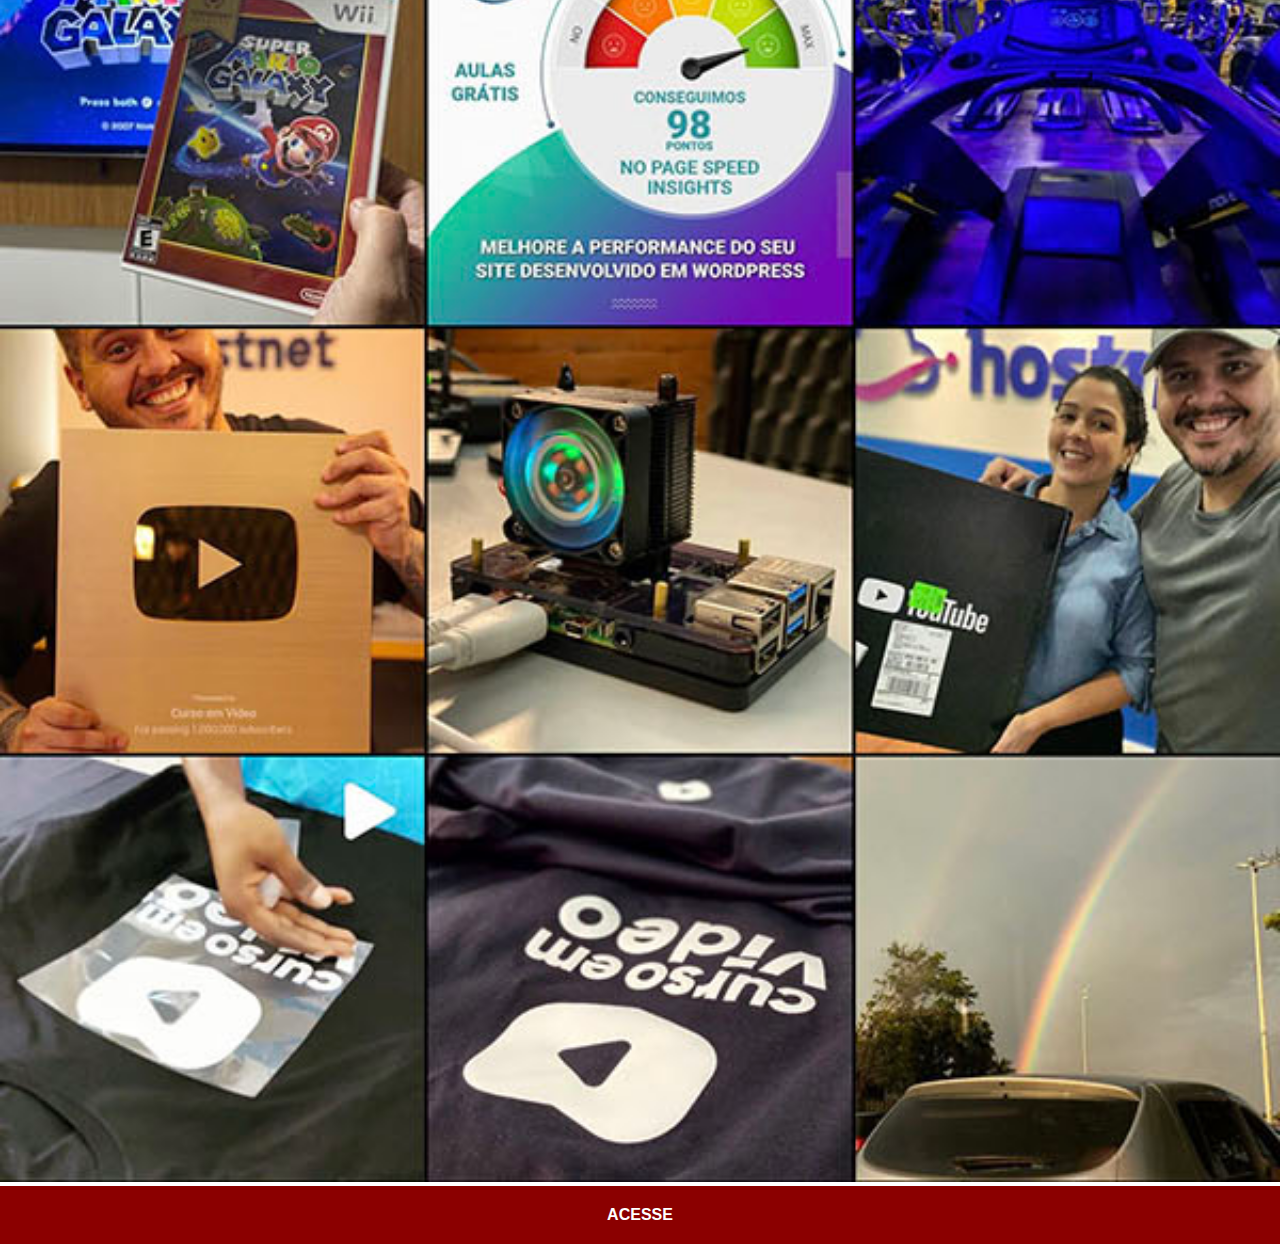
<file: instagram.html>
<!DOCTYPE html>
<html lang="pt-br">
<head>
    <meta charset="UTF-8">
    <meta http-equiv="X-UA-Compatible" content="IE=edge">
    <meta name="viewport" content="width=device-width, initial-scale=1.0">
    <title>instagram</title>
    <link rel="stylesheet" href="estilos/social.css">
</head>
<body>
    <img src="imagens/tela-instagram.jpg" alt="tela instagram">
    <a href="https://www.instagram.com/gustavoguanabara/" target="_blank">ACESSE</a>
</body>
</html>
</file>
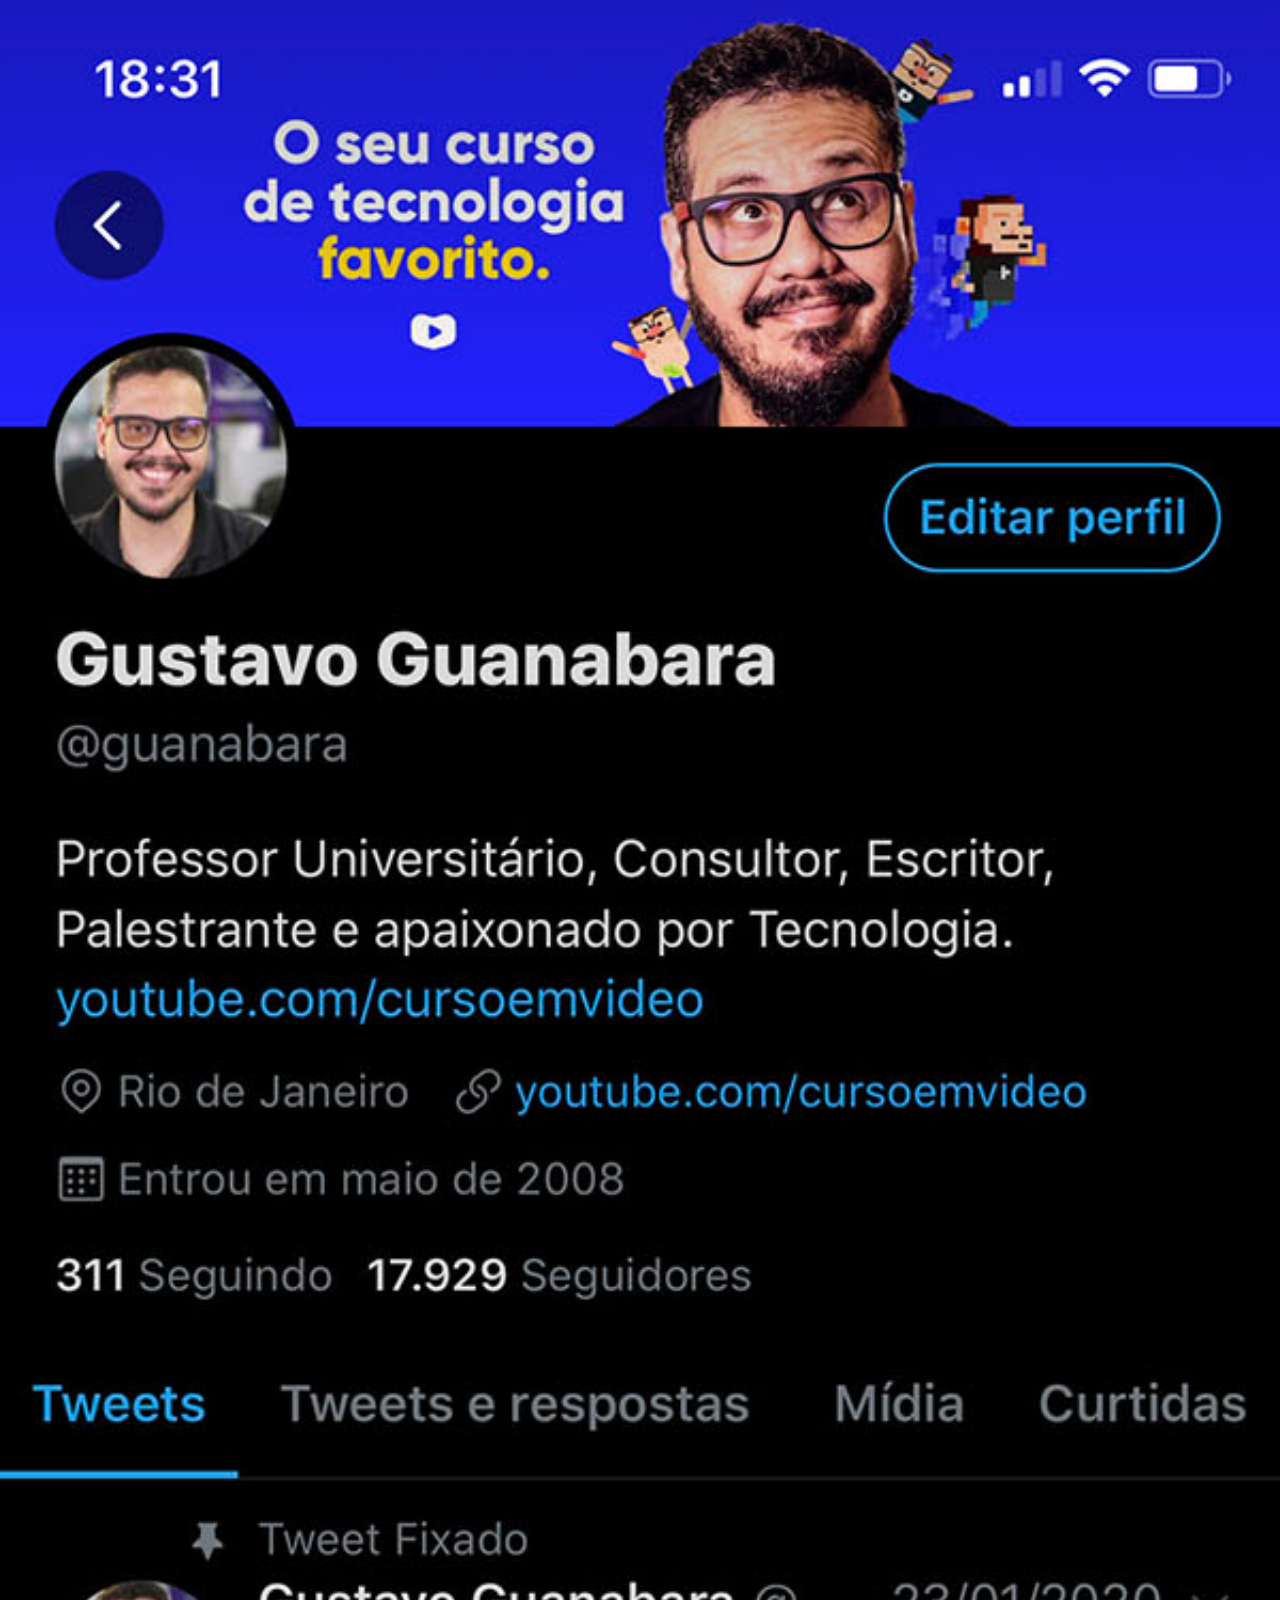
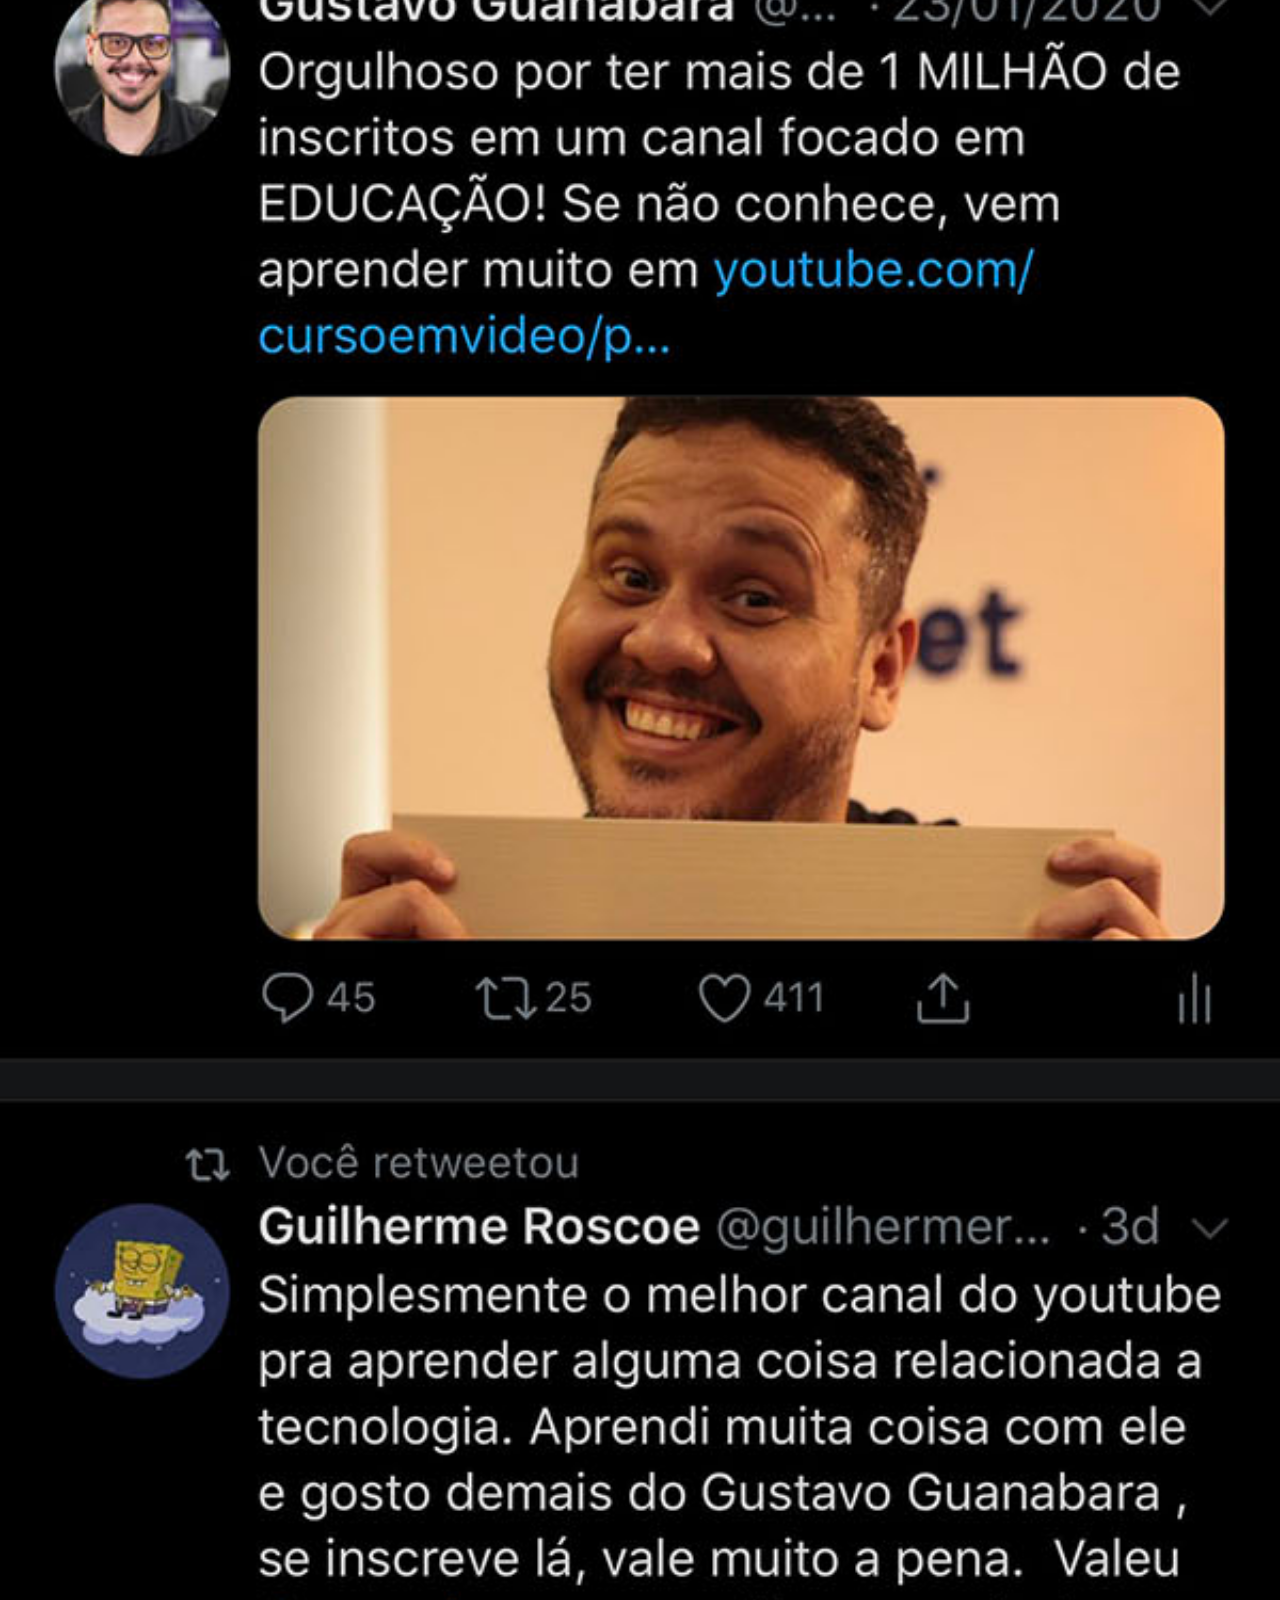
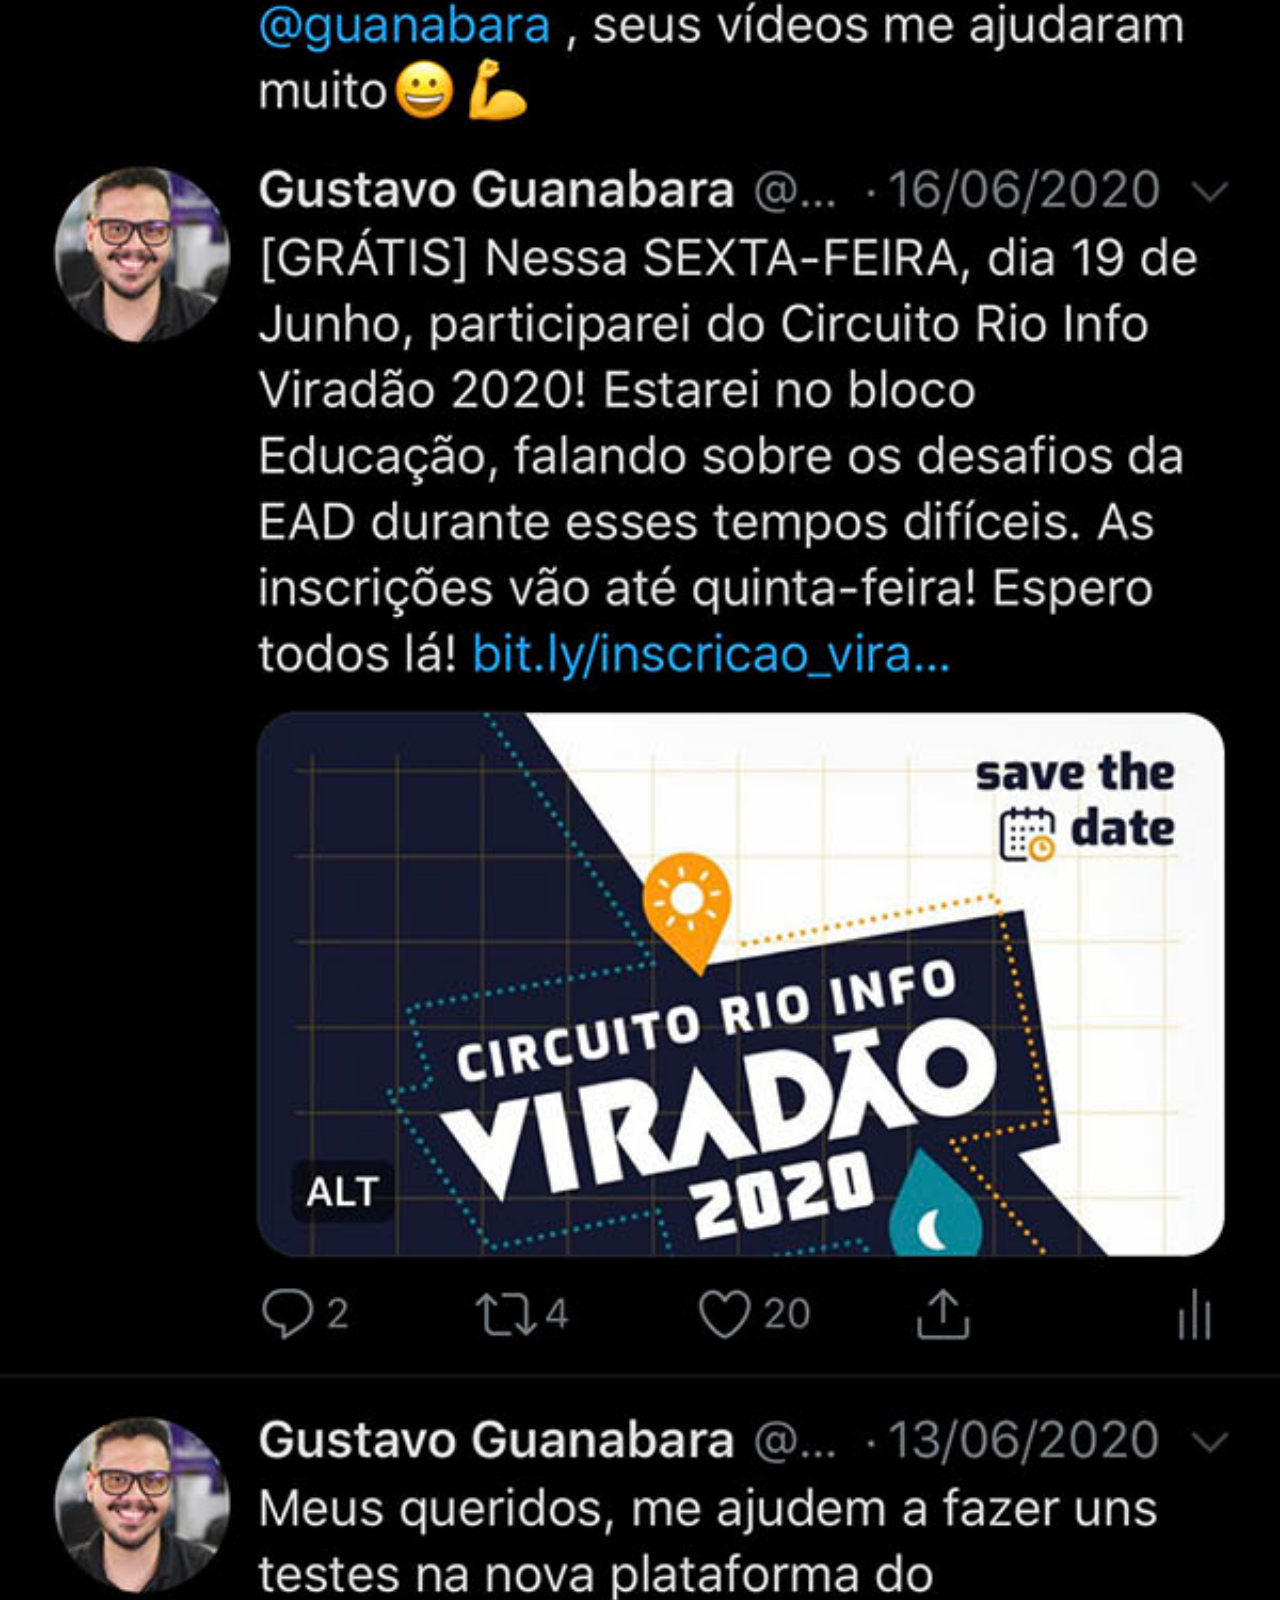
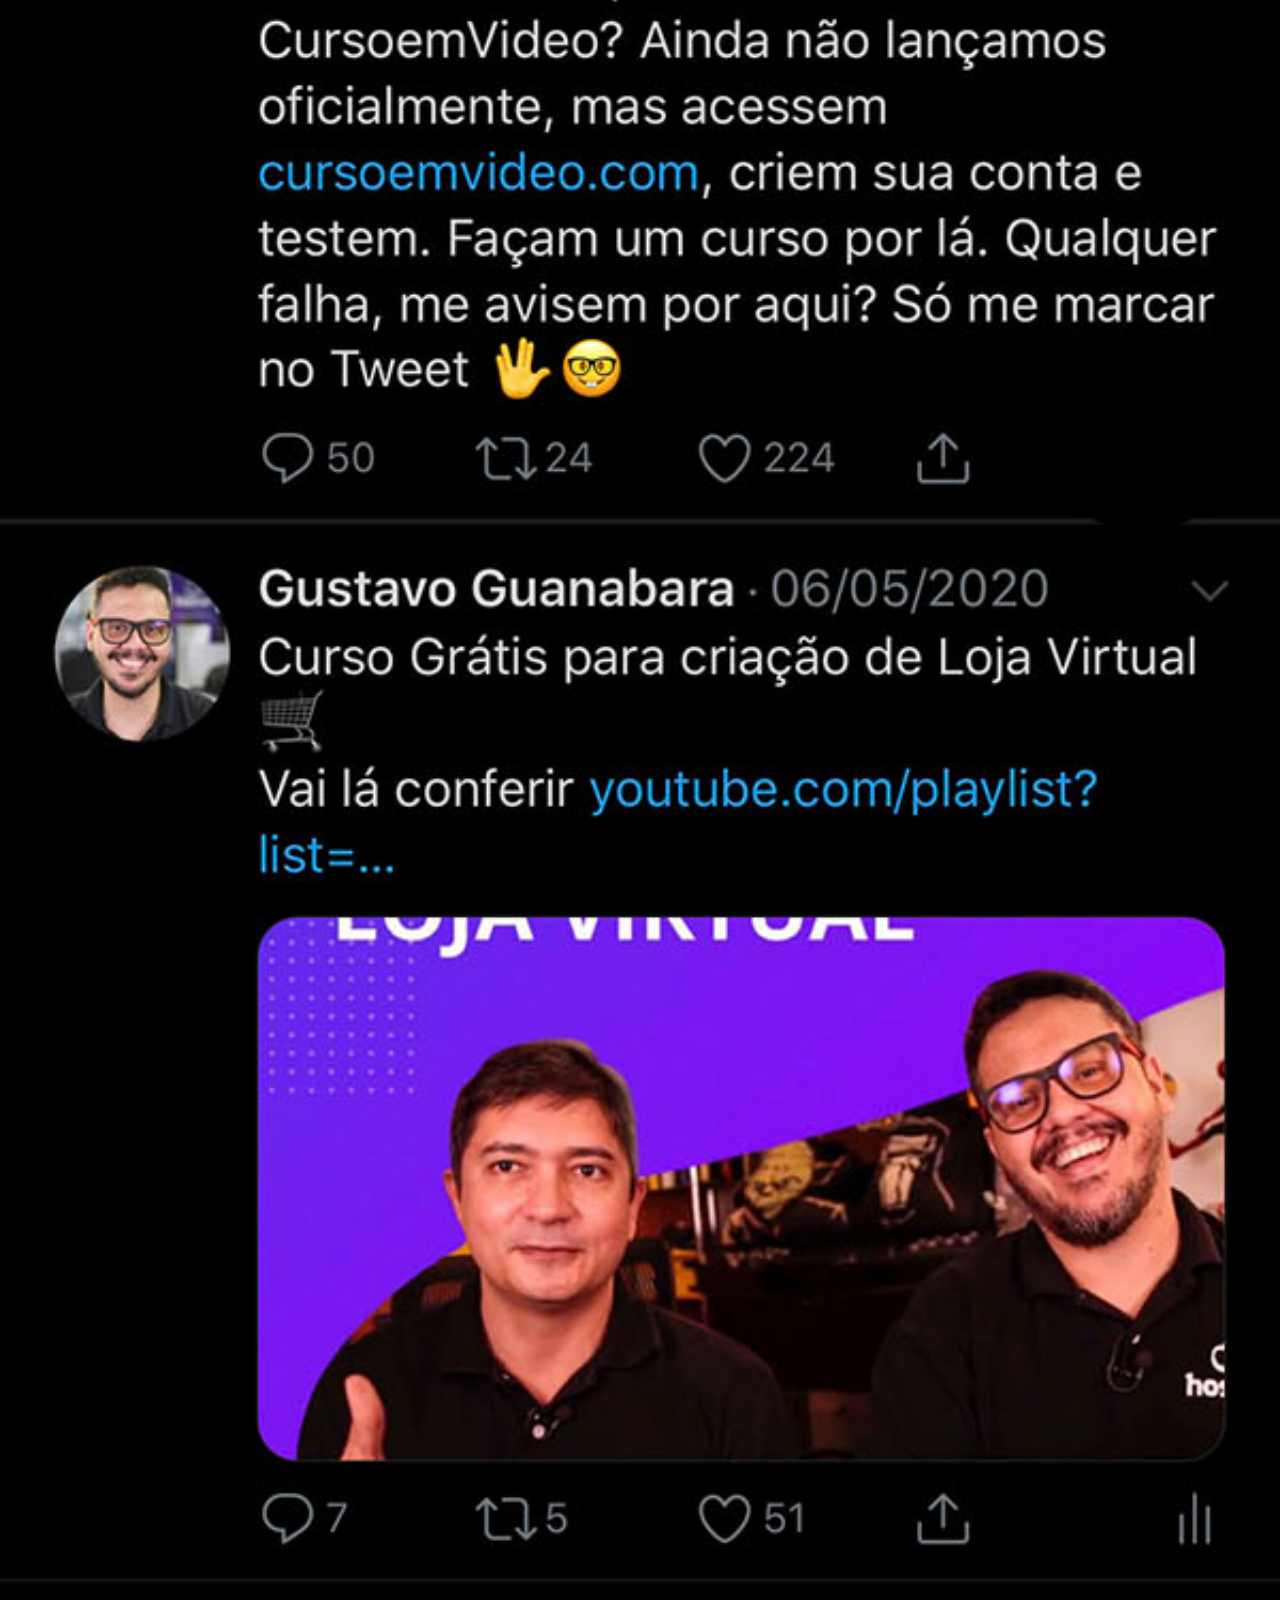
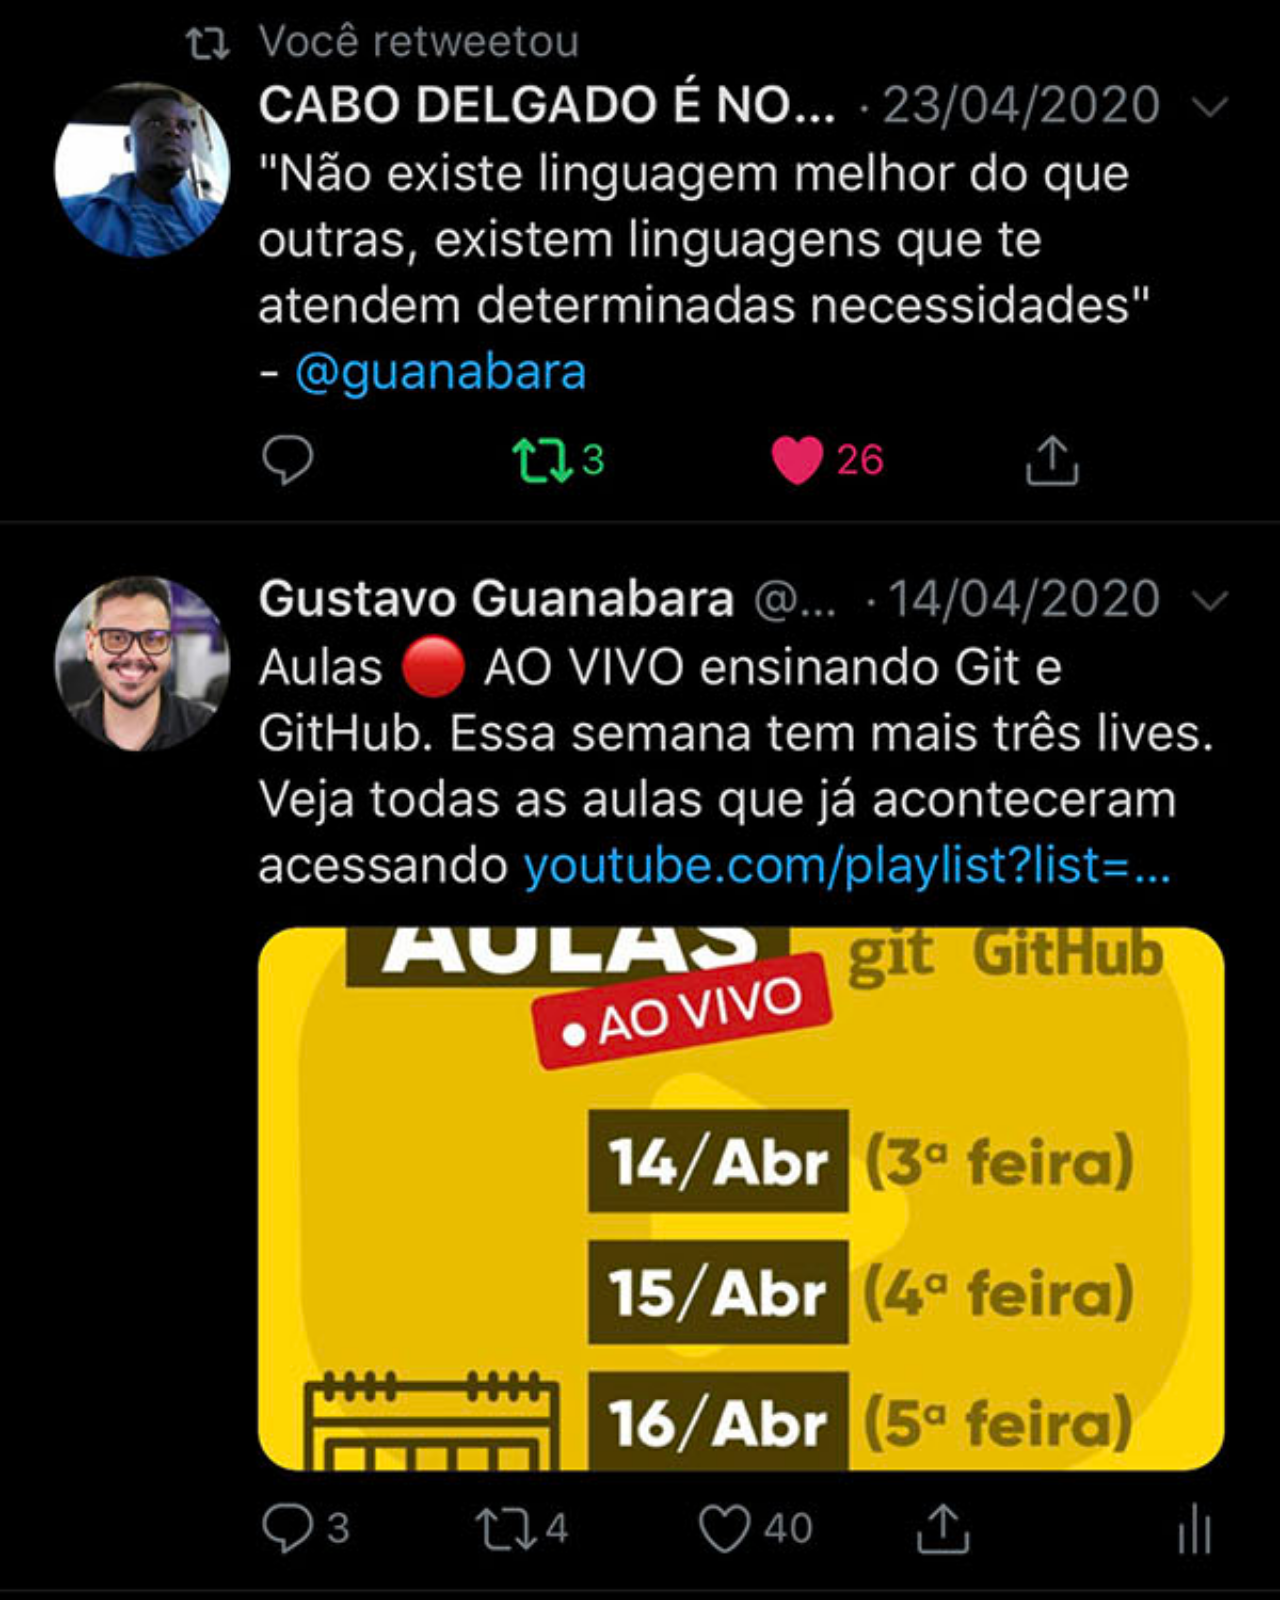
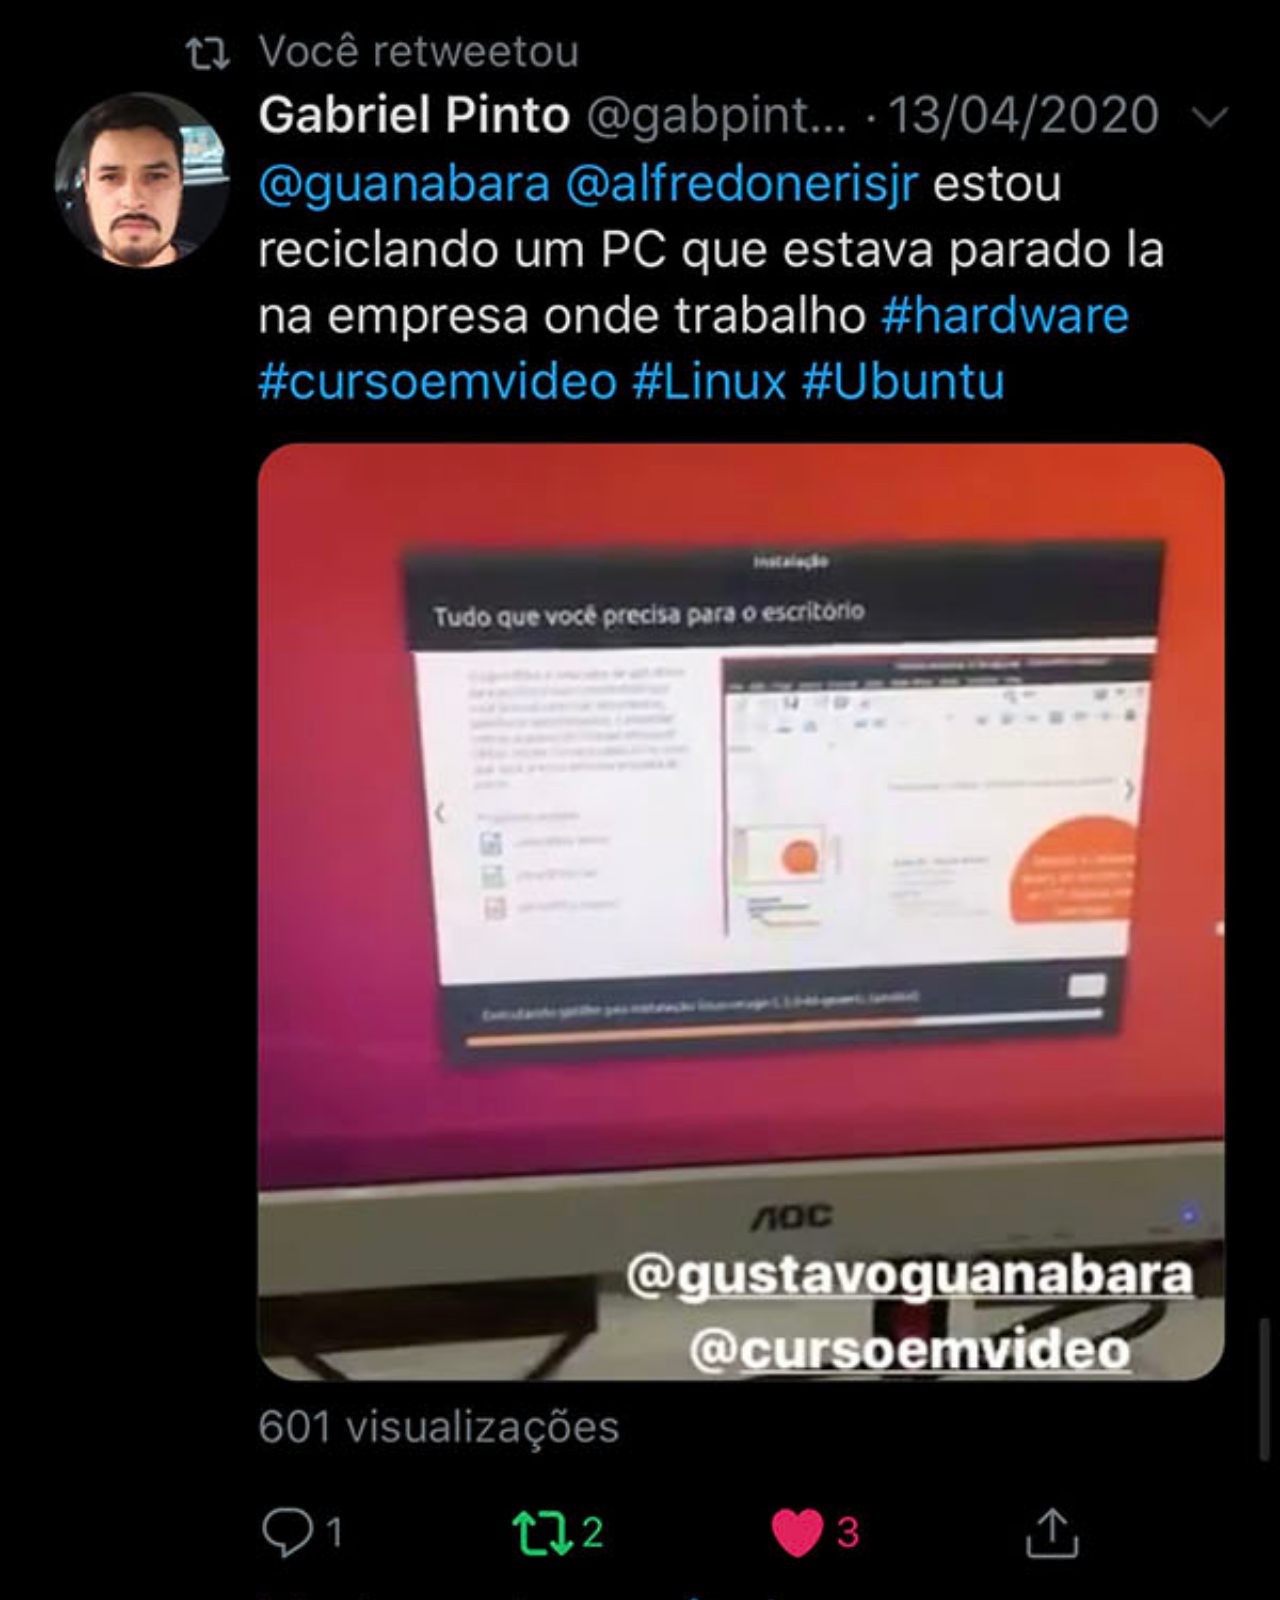
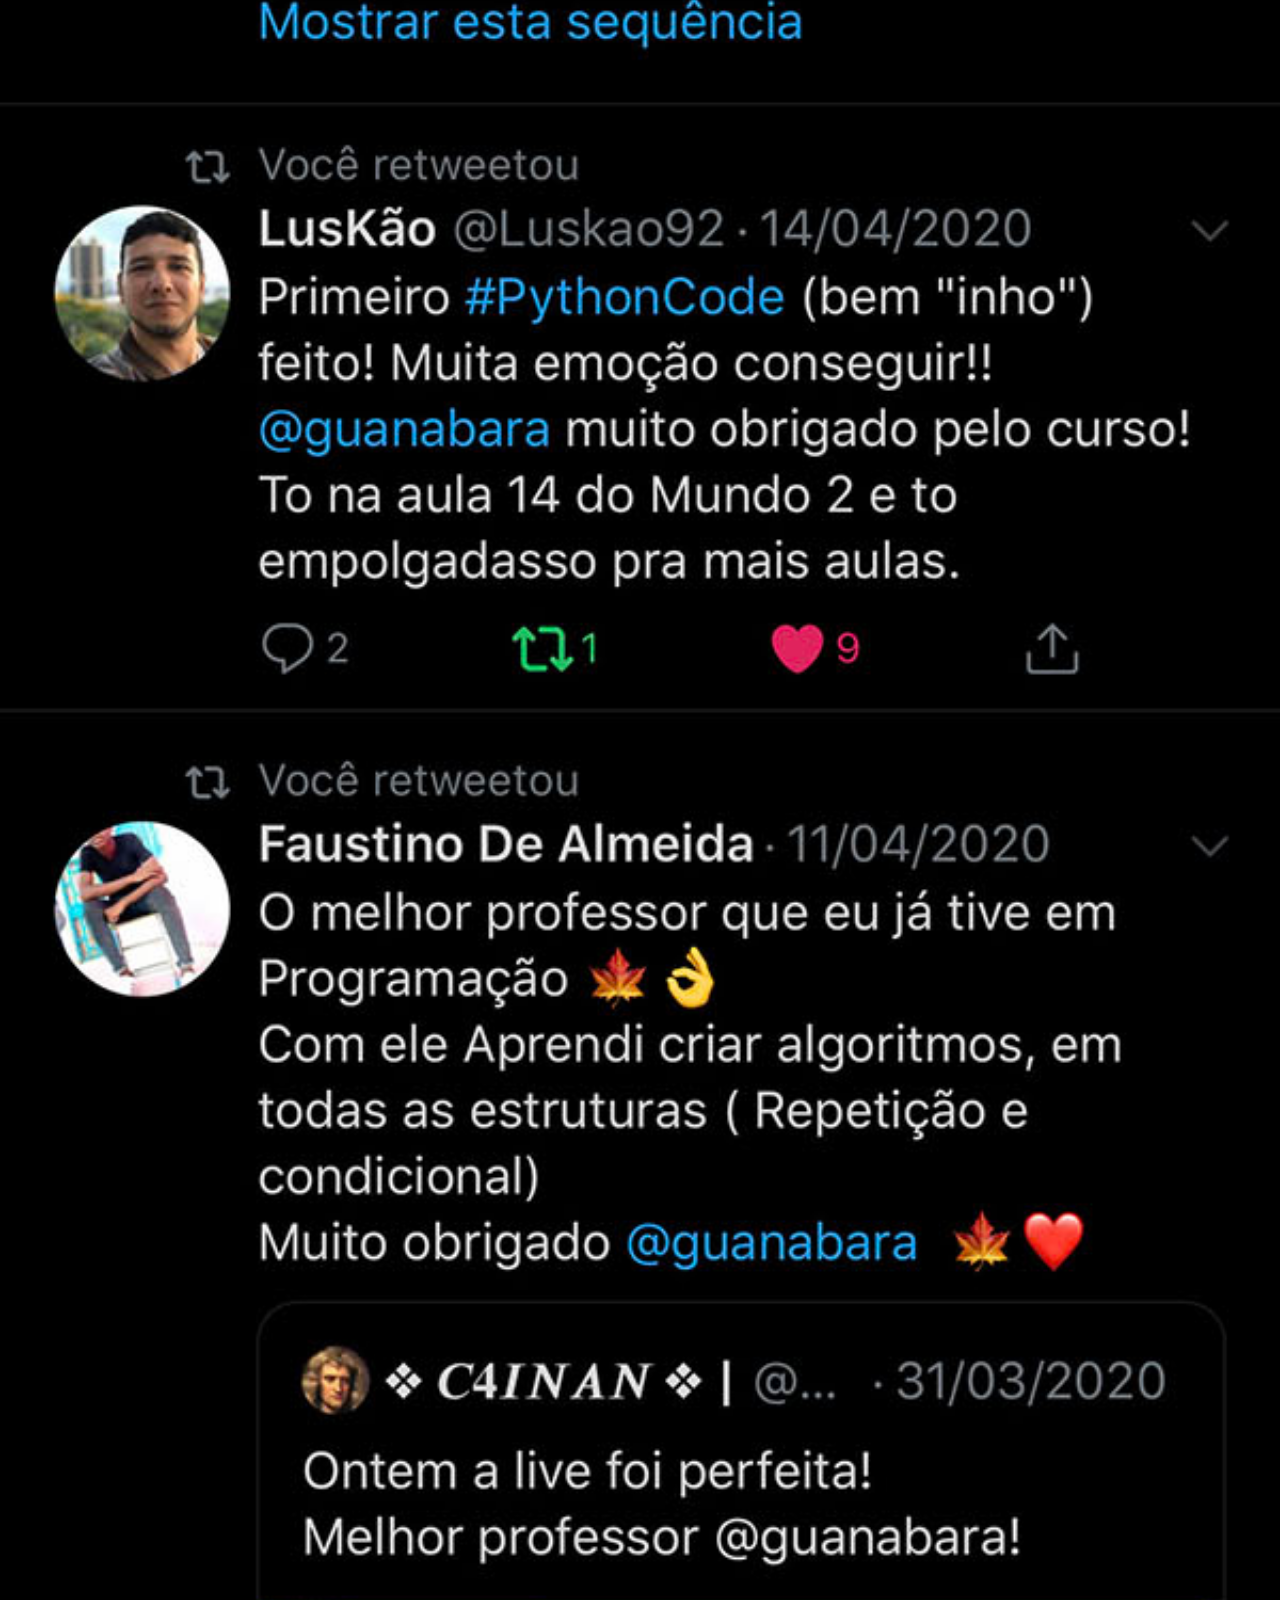
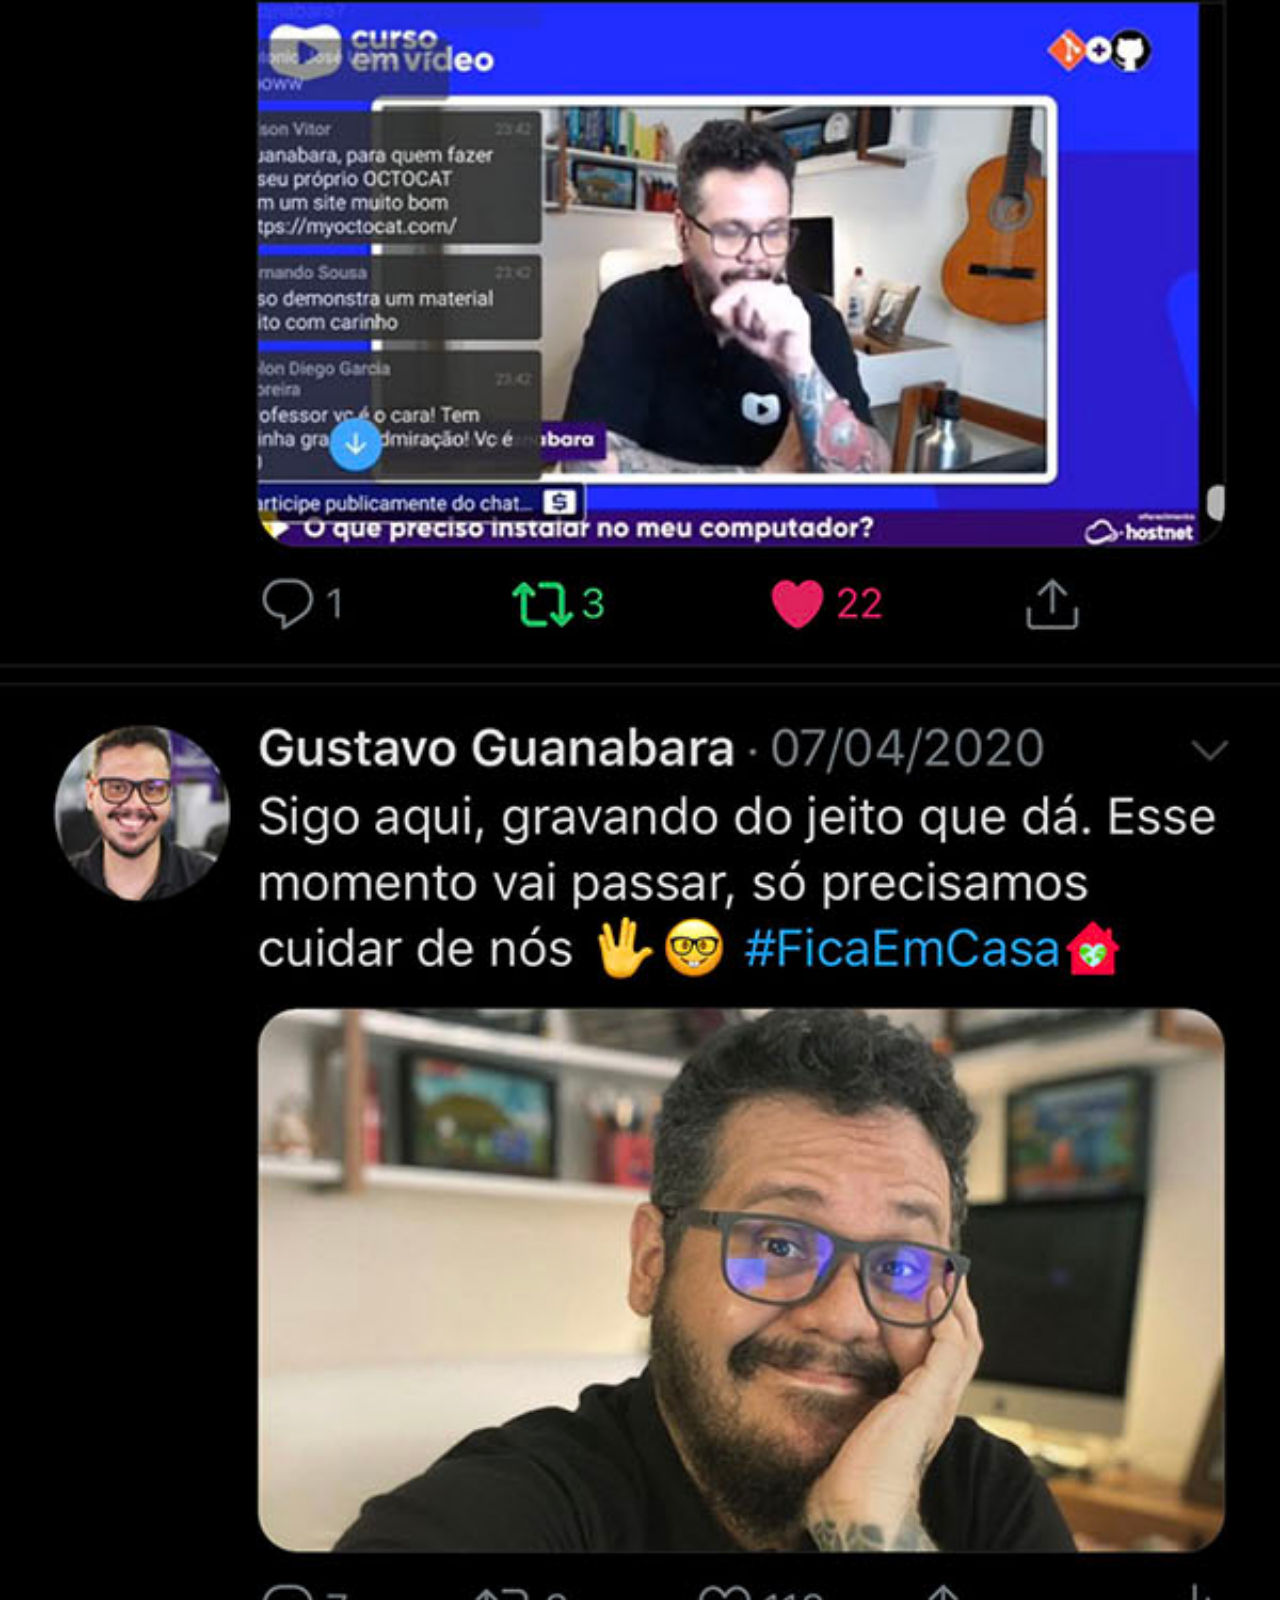
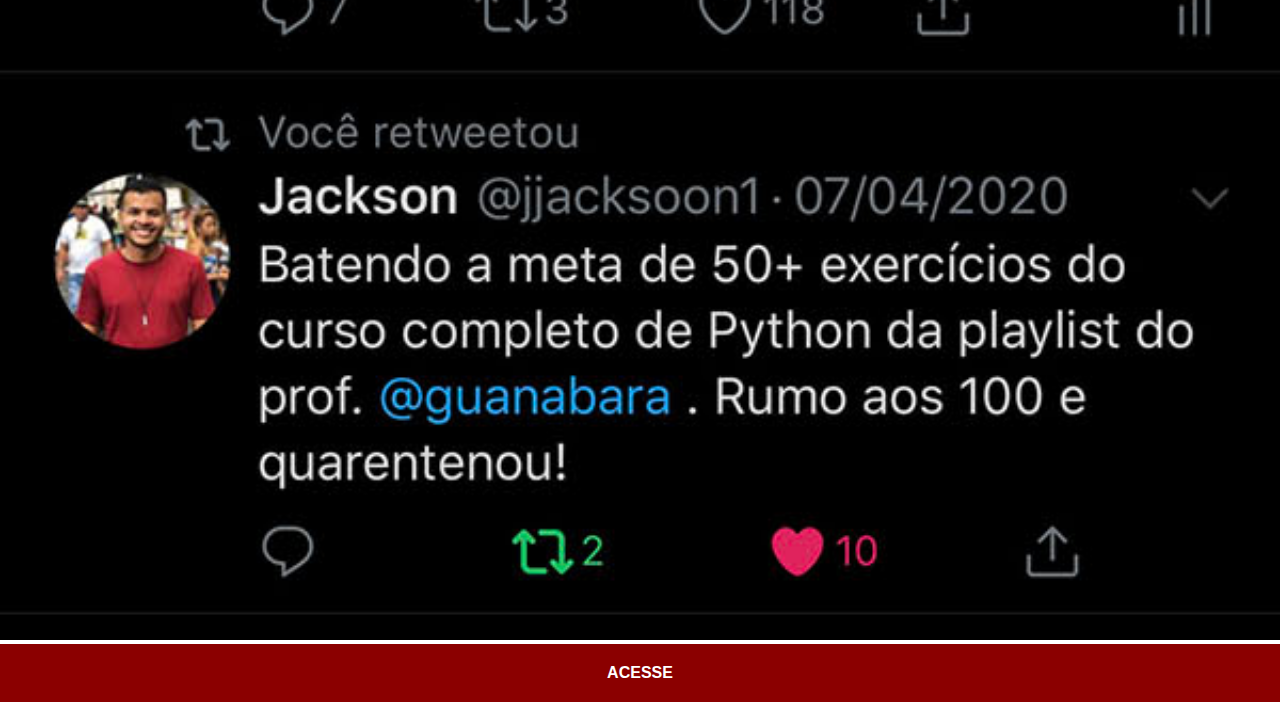
<file: twitter.html>
<!DOCTYPE html>
<html lang="pt-br">
<head>
    <meta charset="UTF-8">
    <meta http-equiv="X-UA-Compatible" content="IE=edge">
    <meta name="viewport" content="width=device-width, initial-scale=1.0">
    <title>Twitter</title>
    <link rel="stylesheet" href="estilos/social.css">
</head>
<body>
    <img src="imagens/tela-twitter.jpg" alt="tela twitter">
    <a href="https://www.twitter.com/guanabara/" target="_blank">ACESSE</a>
</body>
</html>
</file>
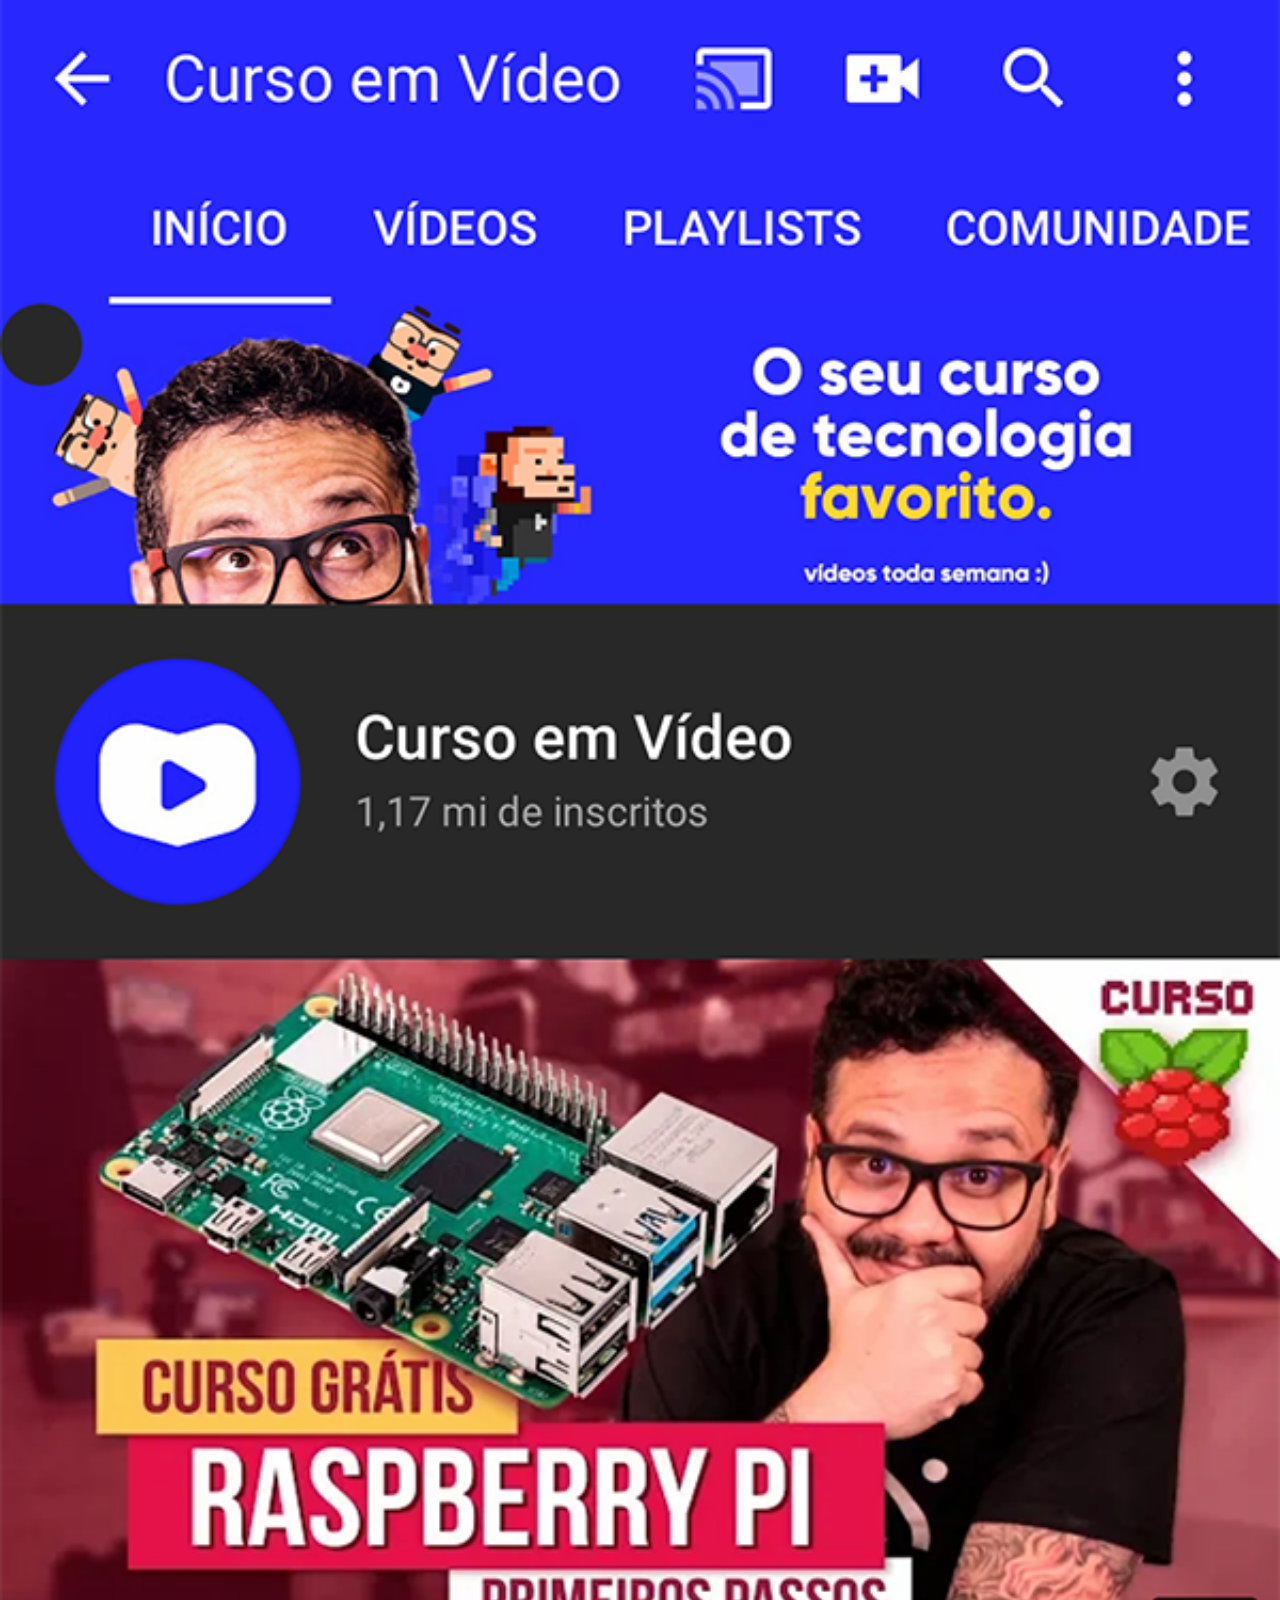
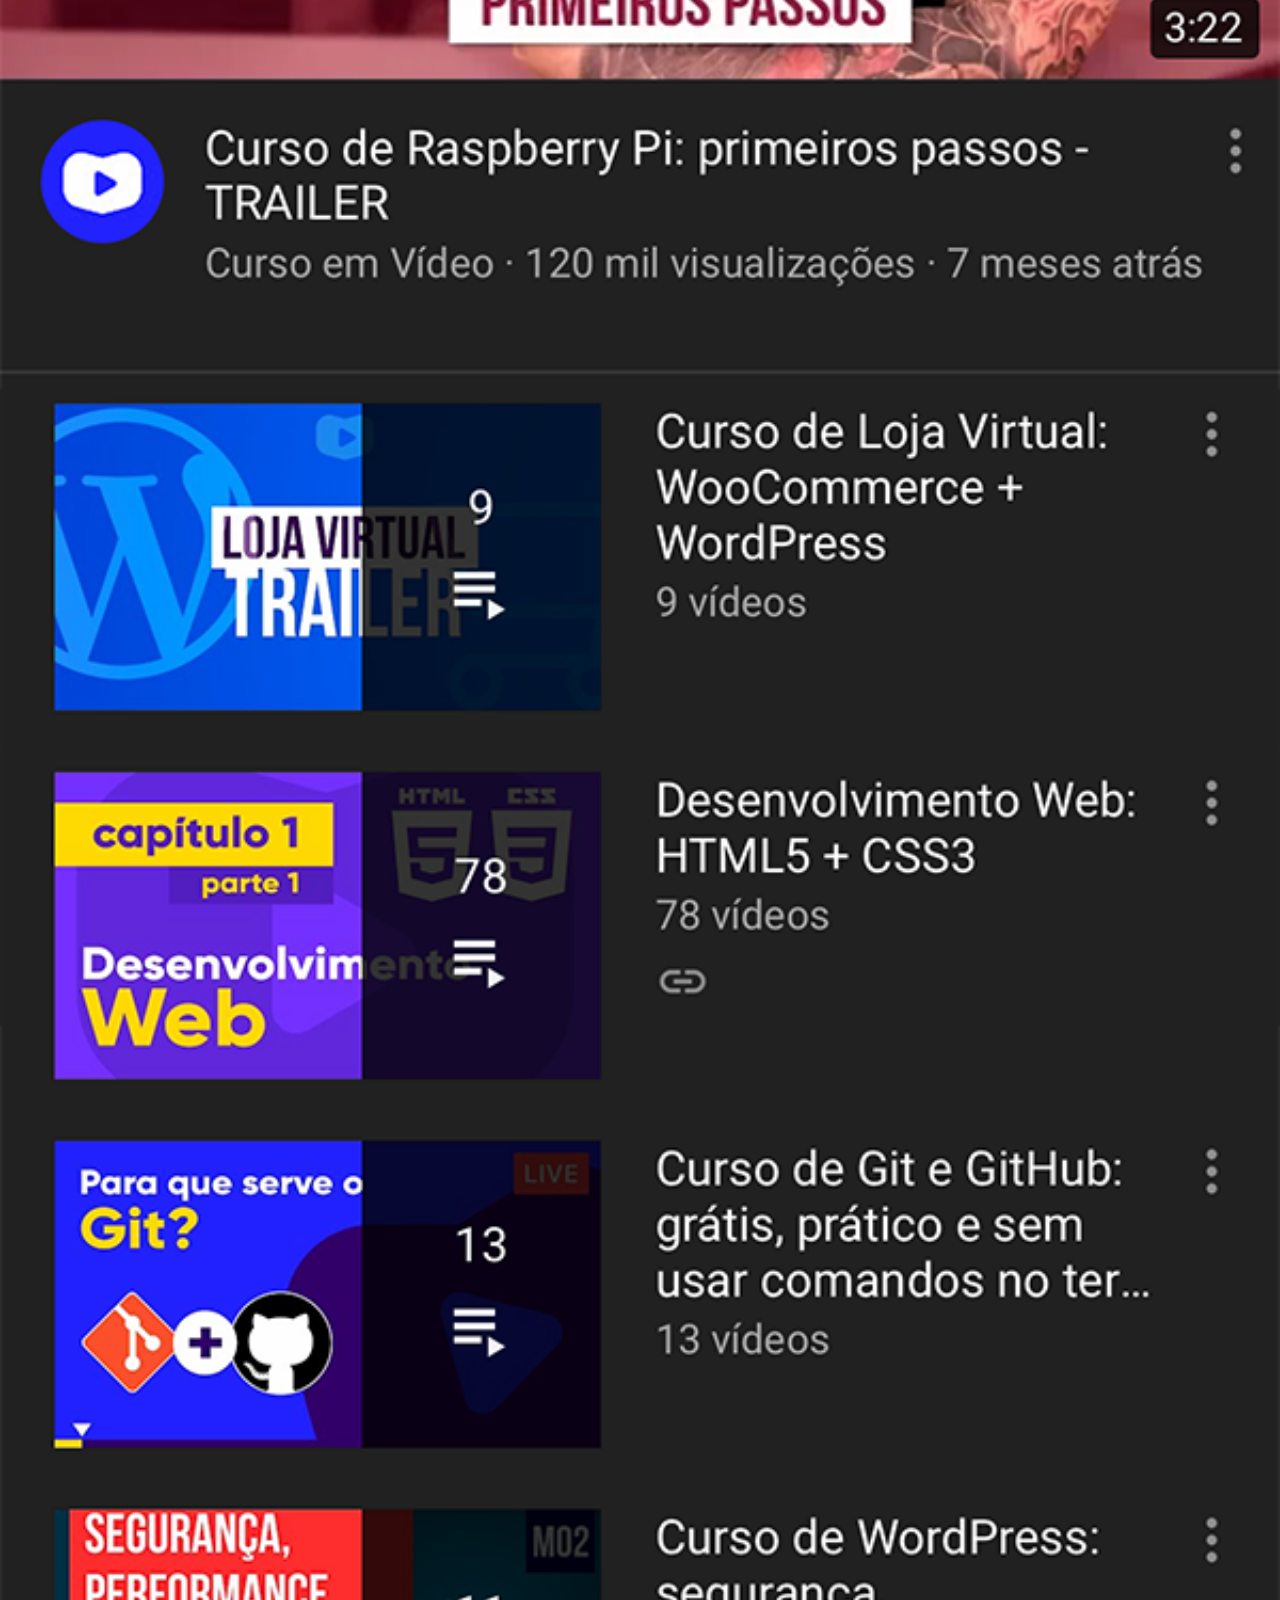
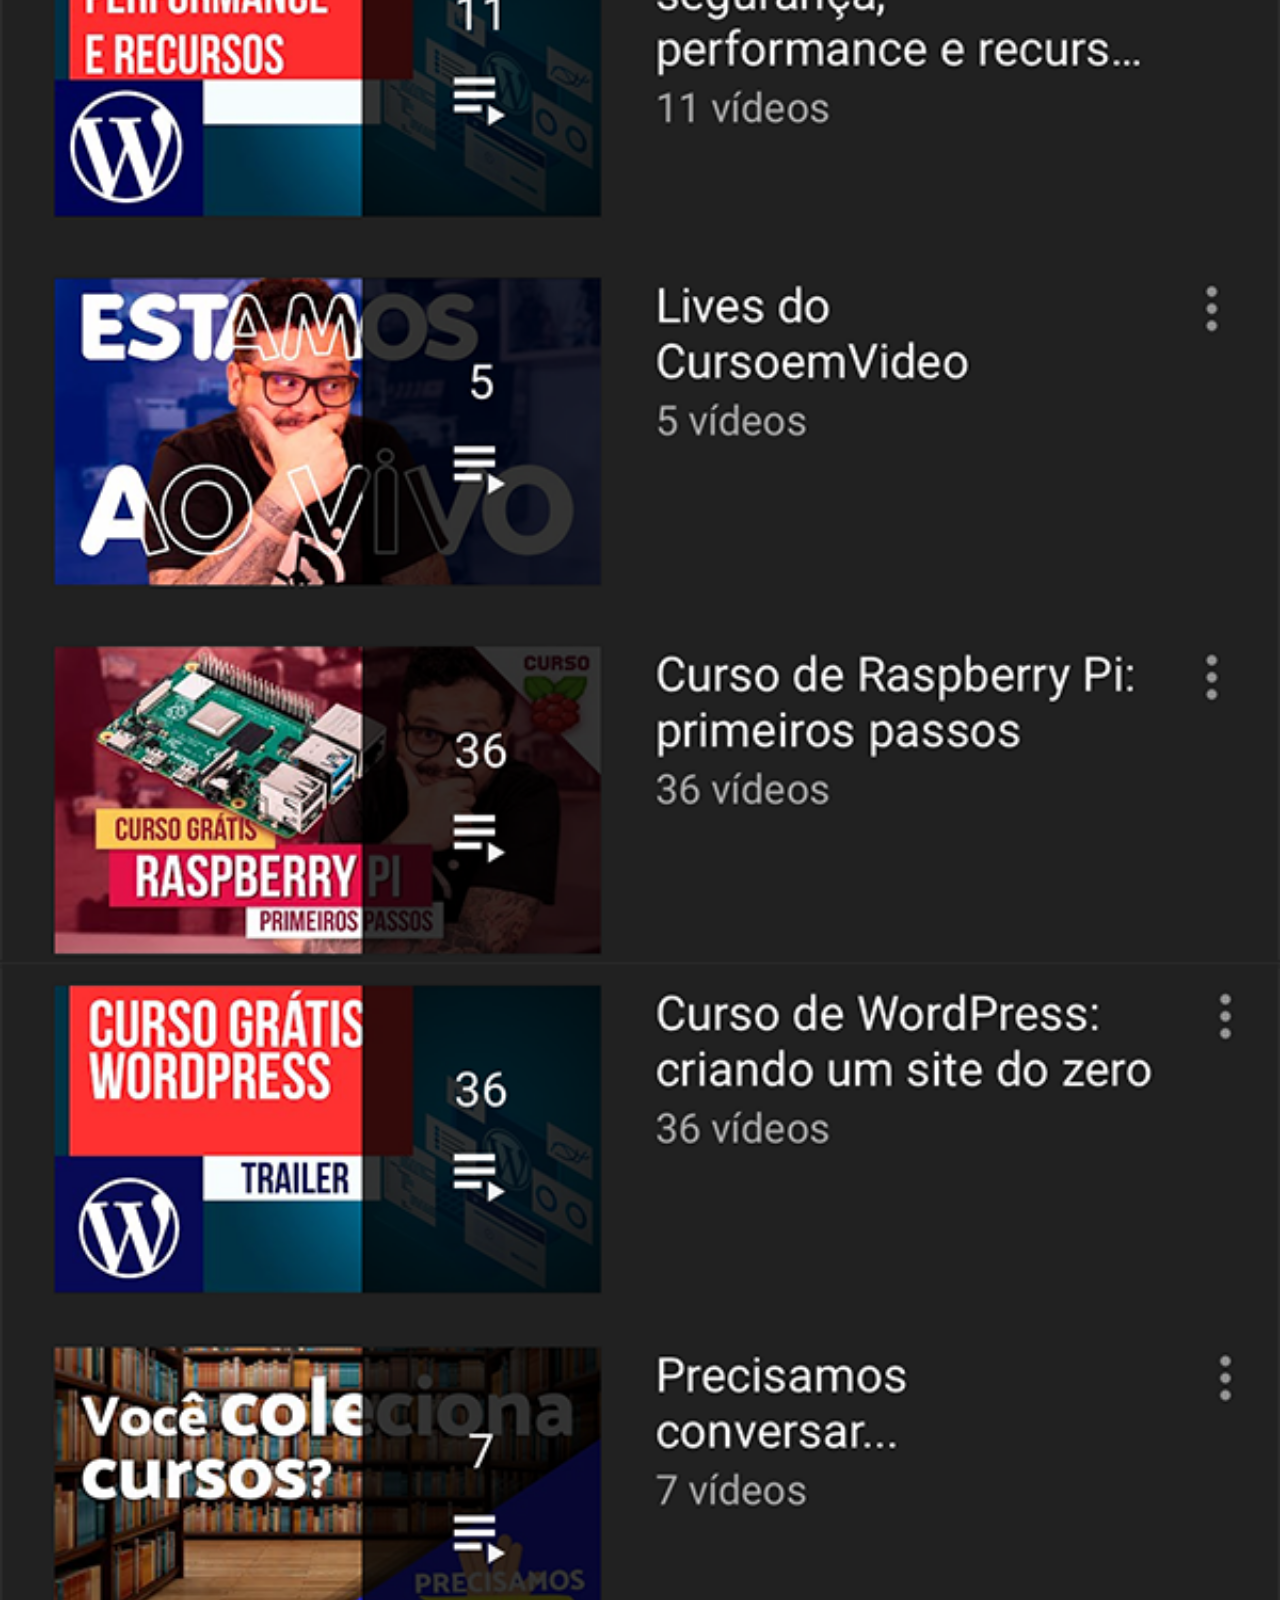
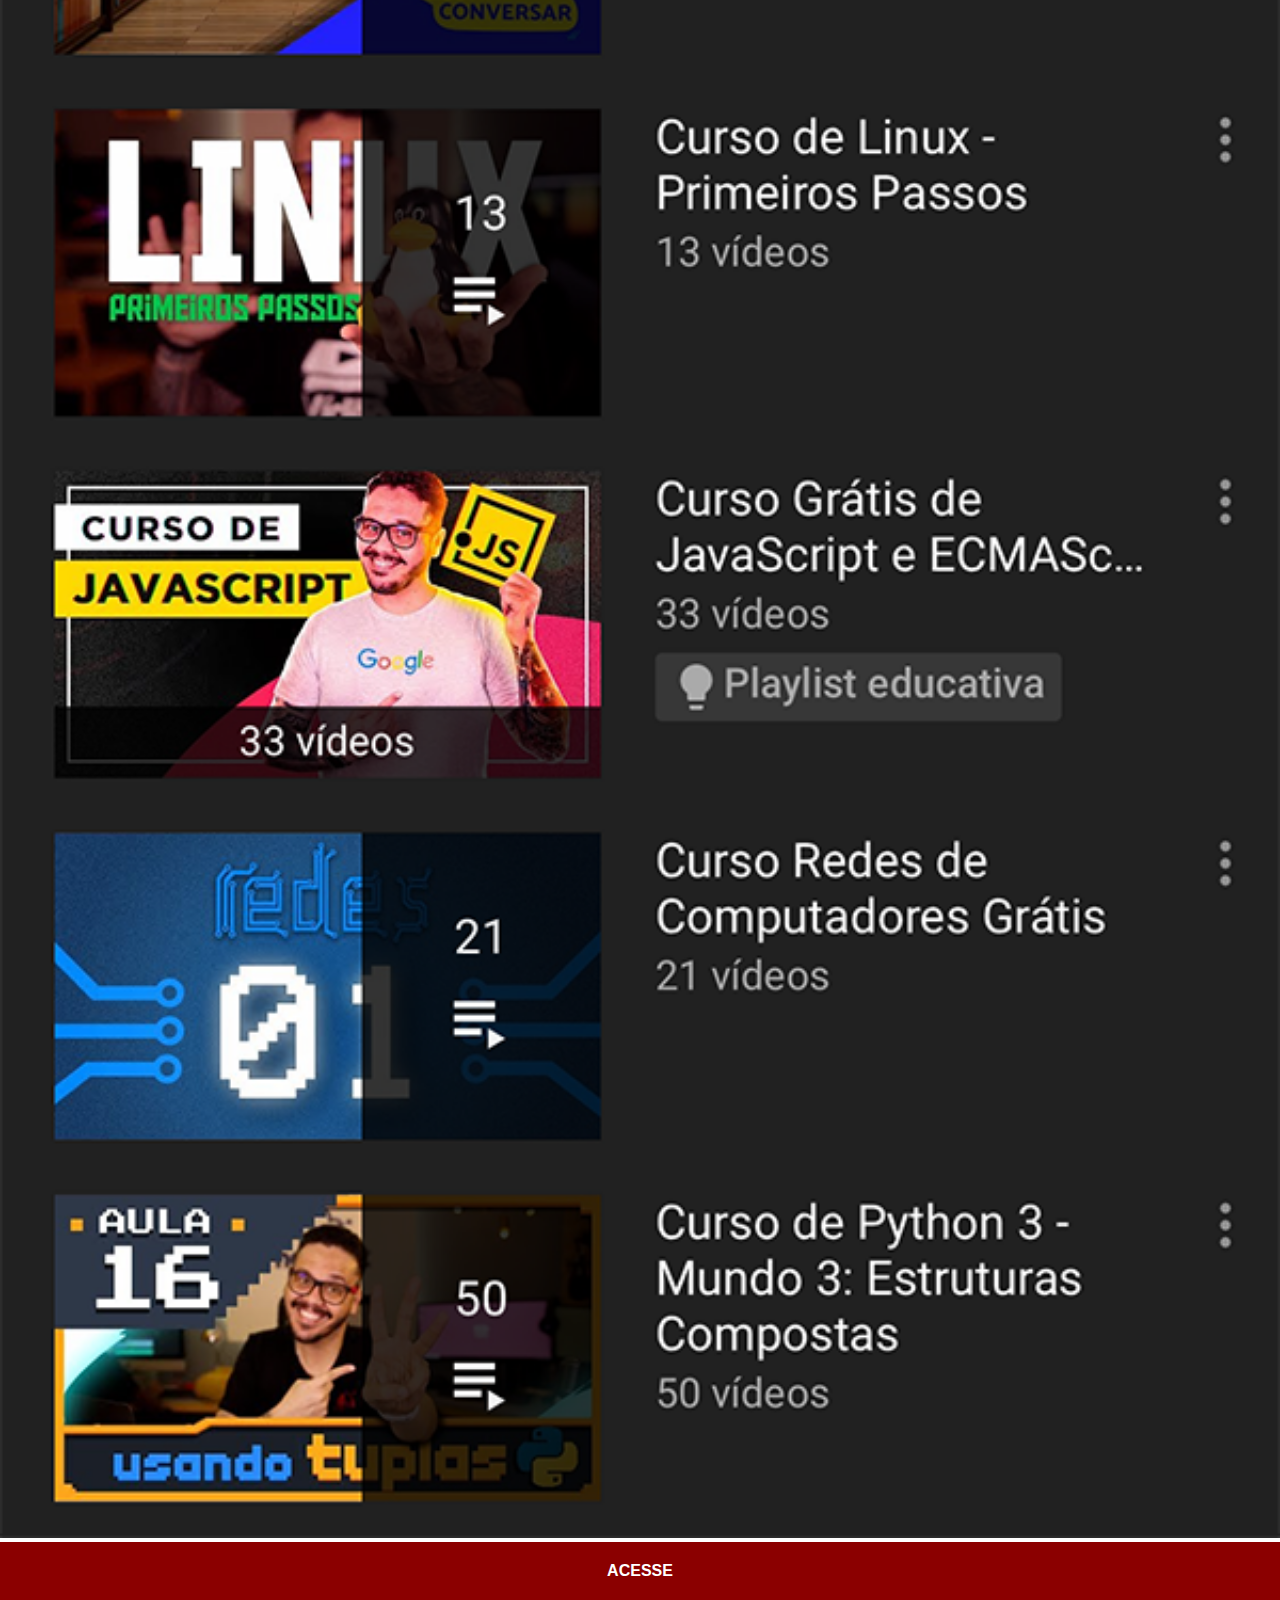
<file: youtube.html>
<!DOCTYPE html>
<html lang="pt-br">
<head>
    <meta charset="UTF-8">
    <meta http-equiv="X-UA-Compatible" content="IE=edge">
    <meta name="viewport" content="width=device-width, initial-scale=1.0">
    <title>Youtube</title>
    <link rel="stylesheet" href="estilos/social.css">
</head>
<body>
    <img src="imagens/tela-youtube.png" alt="tela youtube">
    <a href="https://www.youtube.com/cursoemvideo/playlists" target="_blank">ACESSE</a>
</body>
</html>
</file>
<file: estilos/style.css>
@charset "UTF-8";

* {
    margin: 0px;
    padding: 0px;
}
body, html {
    background-color: gray;
    width: 100vw;
    height: 100vh;
}

body {
    background: url('../imagens/fundo-madeira.jpg') no-repeat top center;
    background-size: cover;
    background-attachment: fixed;
}

main {
    position: relative;
    height: 100vh;
}

section#telefone {
    position: absolute;
    top: 50%;
    left: 50%;
    transform: translate(-50%, -50%);
    width: 311px;
    height: 627px;
    background: url('../imagens/frame-iphone.png');
    background-repeat: no-repeat;
}

iframe#tela {
    position: relative;
    top: 80px;
    left: 22px;
    max-width: 267px;
    min-height: 471px;
}

section#redes-sociais {
    text-align: right;
}

section#redes-sociais img {
    width: 50px;
    margin: 10px;
    border-radius: 50%;
    box-shadow: 2px 2px 2px rgba(0, 0, 0, 0.74);
    box-sizing: border-box;
}

section#redes-sociais img:hover {
    border: 2px solid rgb(255, 255, 255);
    transform: translate(-3px, -3px);
    box-shadow: 5px 5px 10px rgba(0, 0, 0, 0.719);
    transition: transform .5s, border 0.5s ;
}
</file>
<file: estilos/social.css>
@charset "UTF-8";

* {
    margin: 0px;
    padding: 0px;
    font-family: Arial, Helvetica, sans-serif;
}
img {
    text-align: center;
    width: 100vw;

}

::-webkit-scrollbar {
    width: 0px;
    height: 0px;
}
a {
    display: block;
    background-color: darkred;
    padding: 20px;
    text-align: center;
    font-weight: bolder;
    color: white;
    text-decoration: none;
}

a:hover {
    background-color: red;
}
</file>
